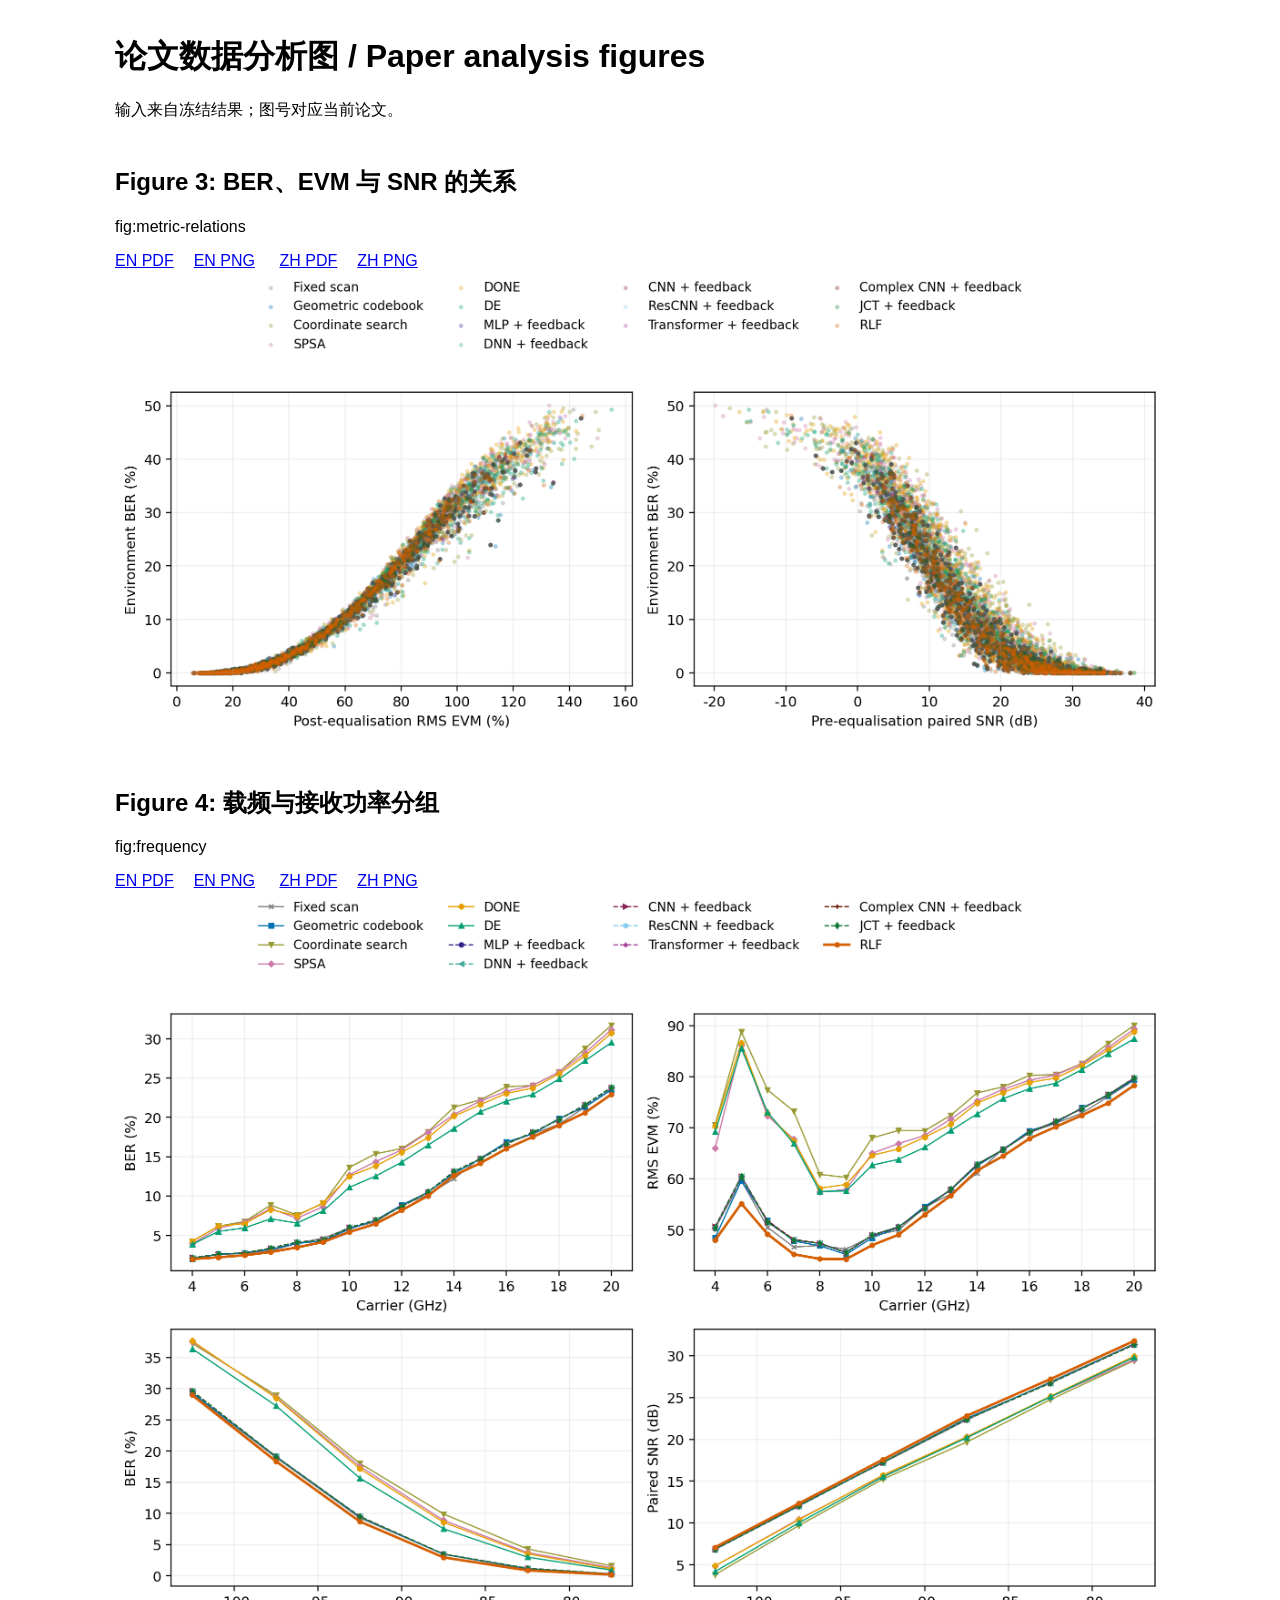
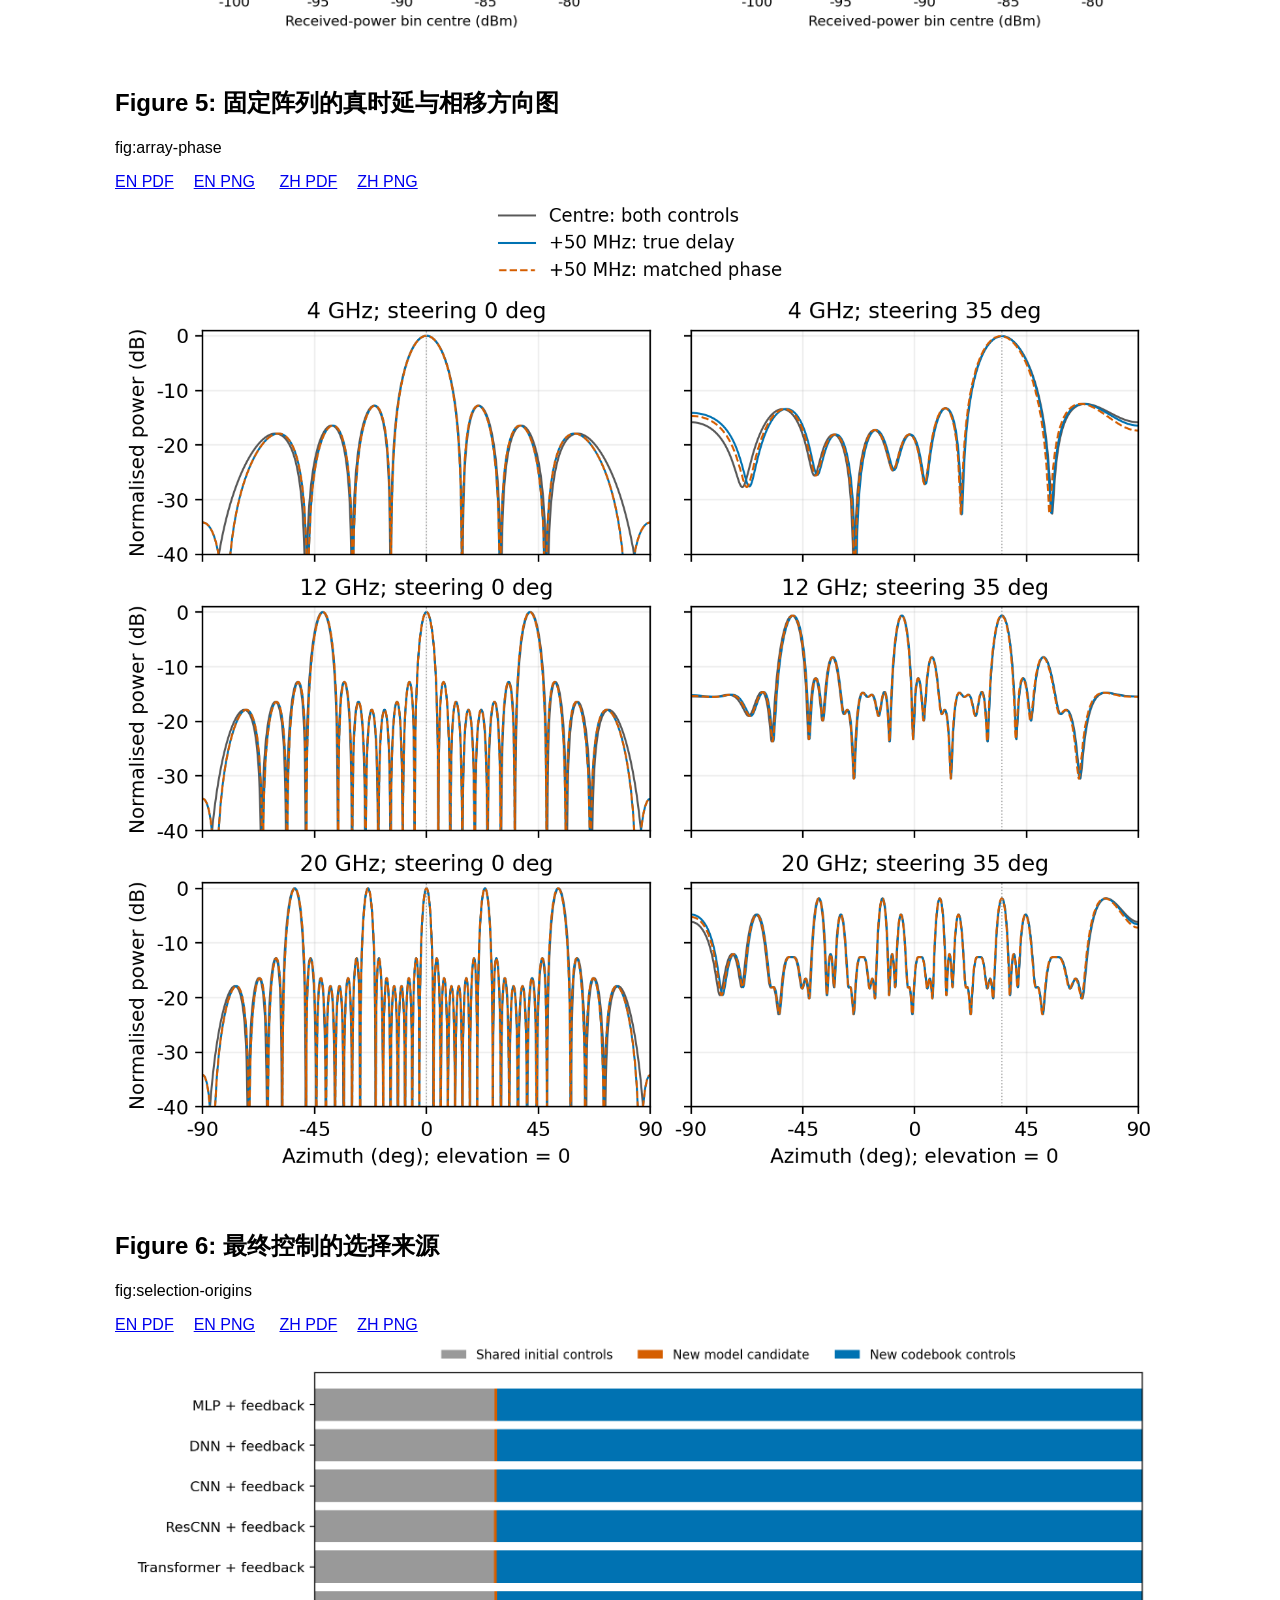
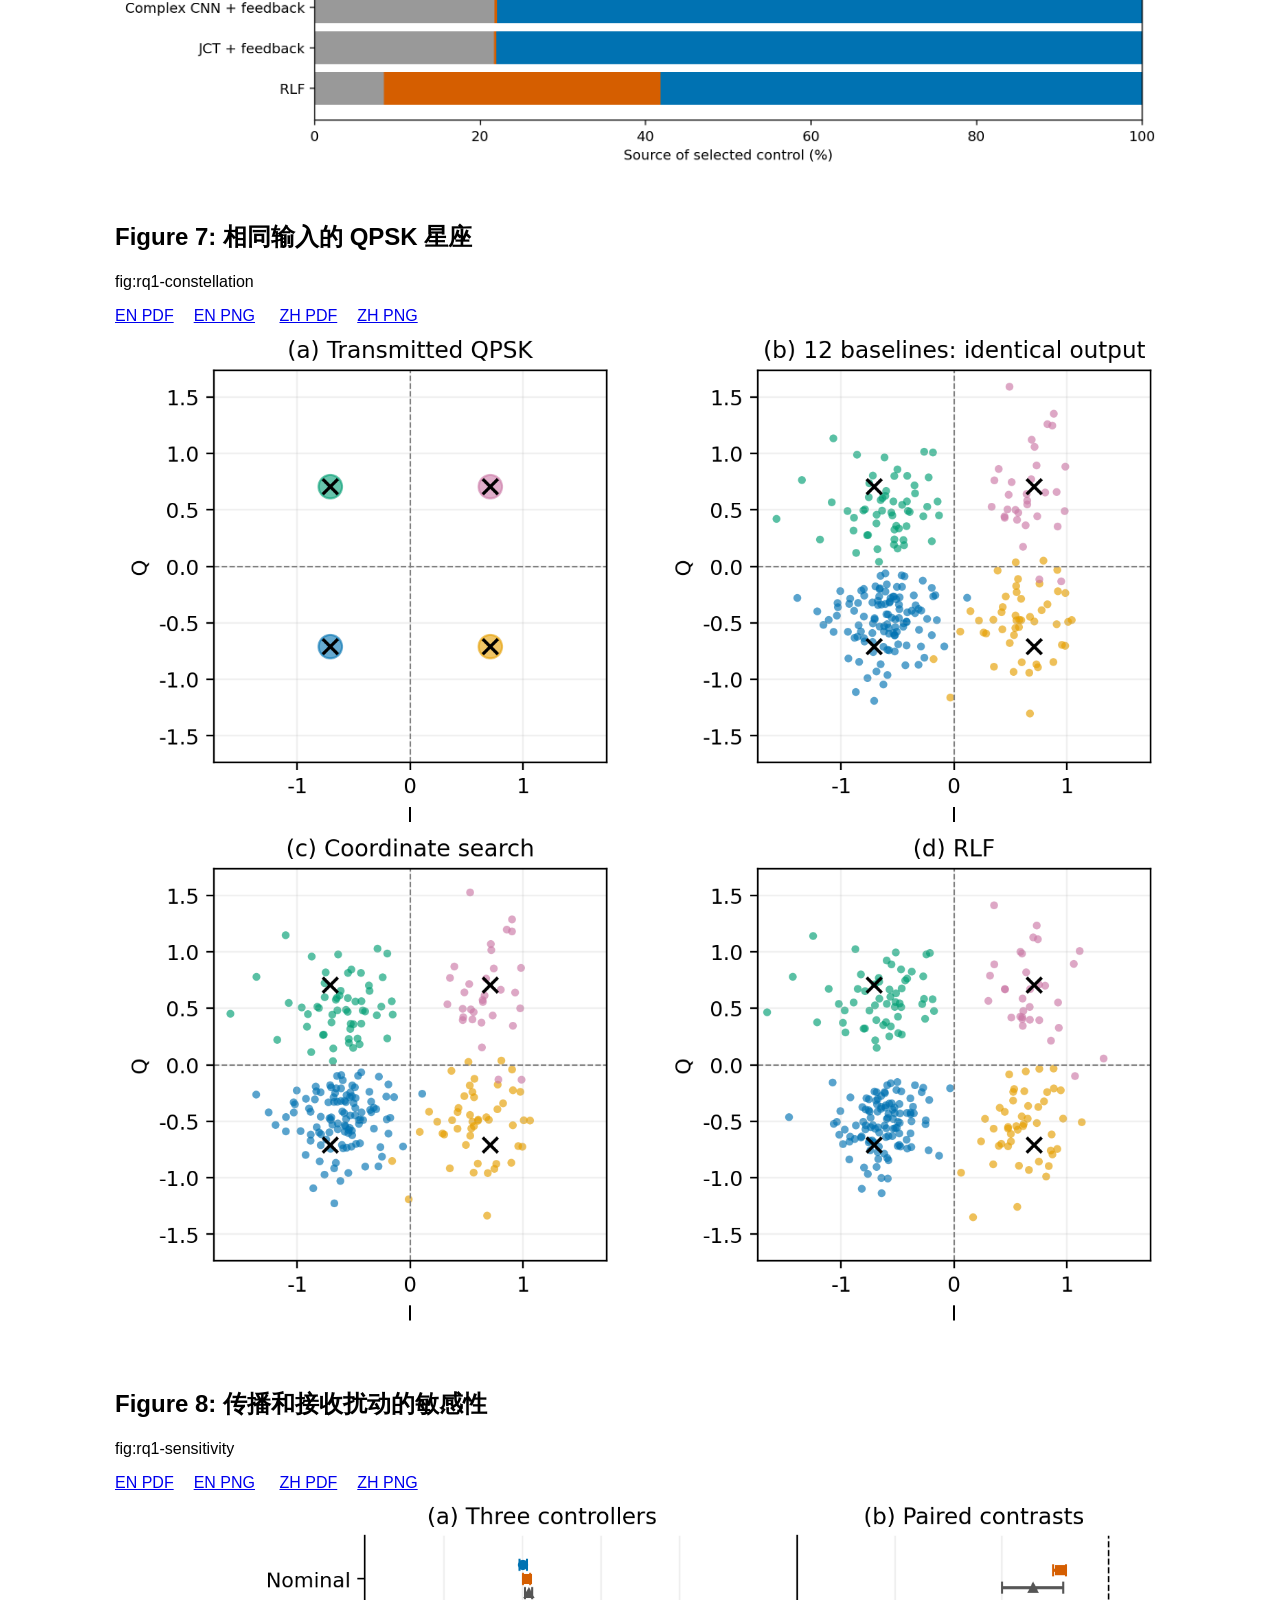
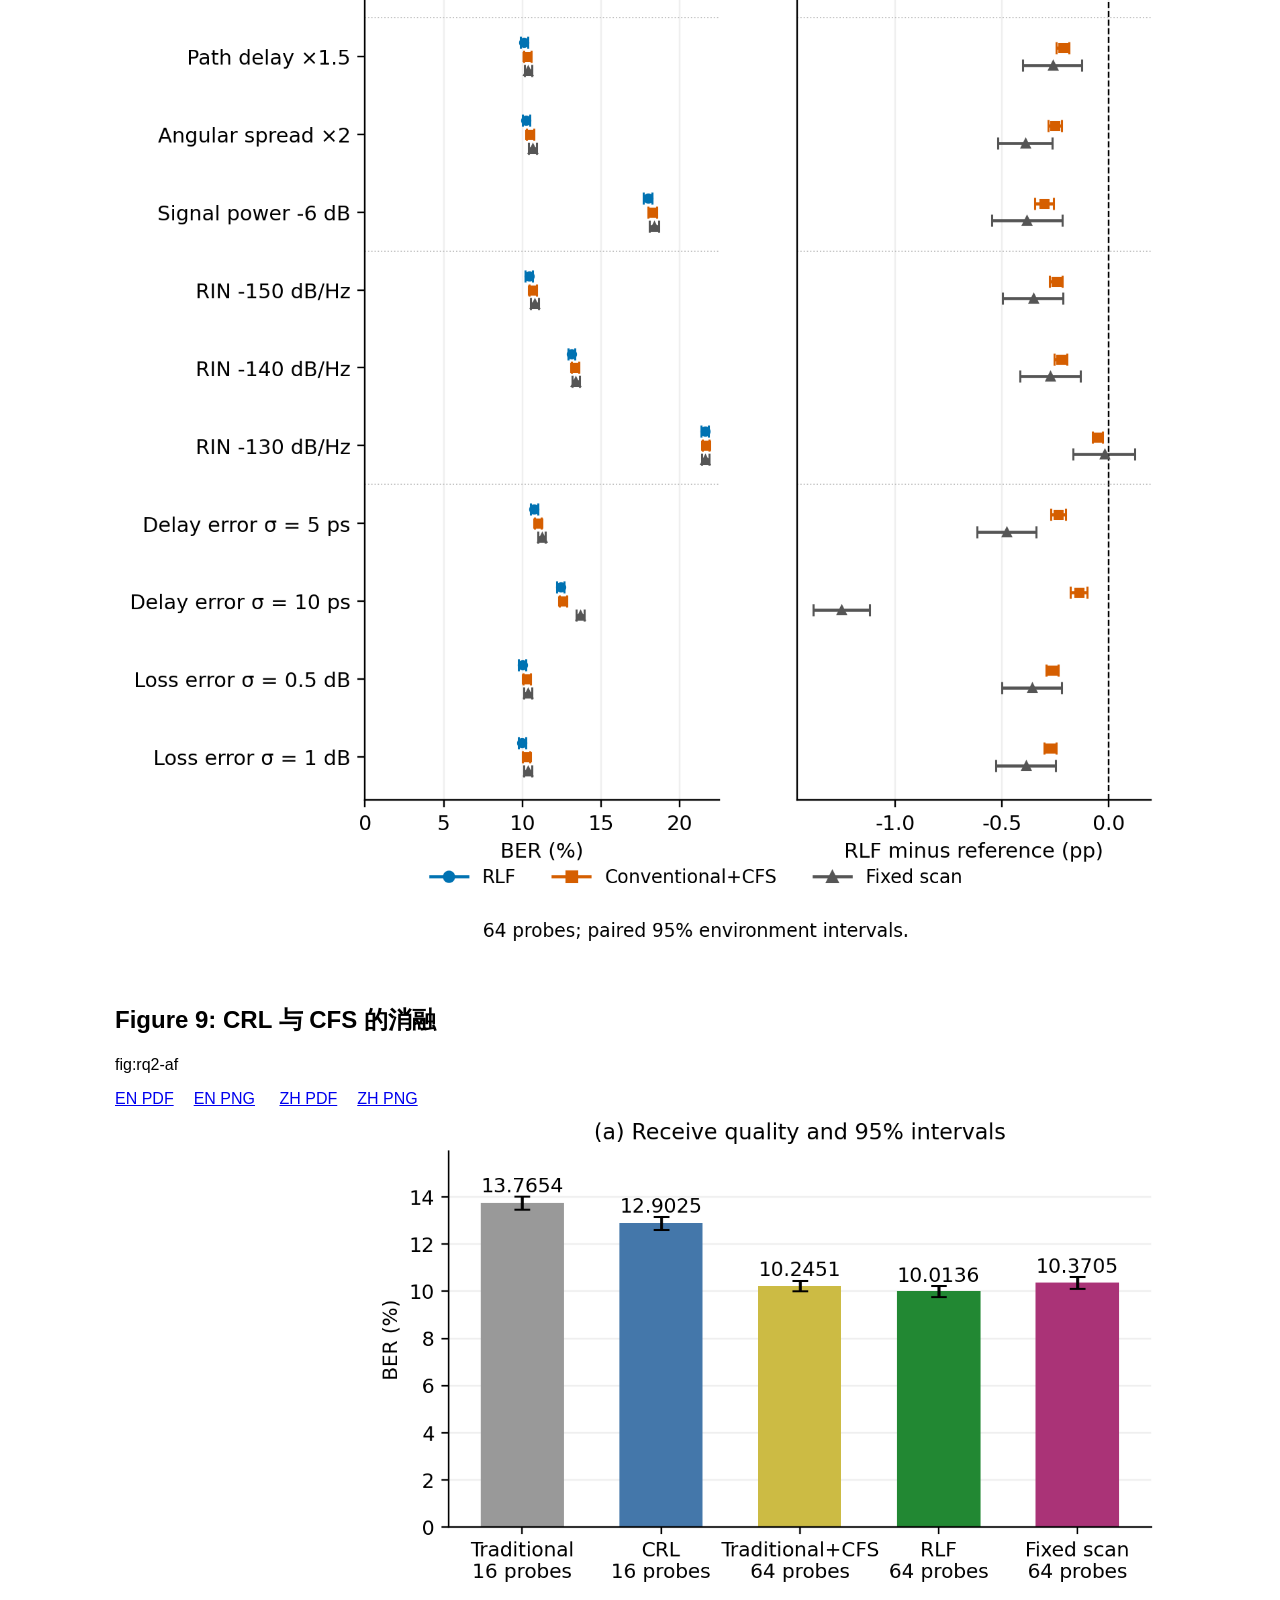
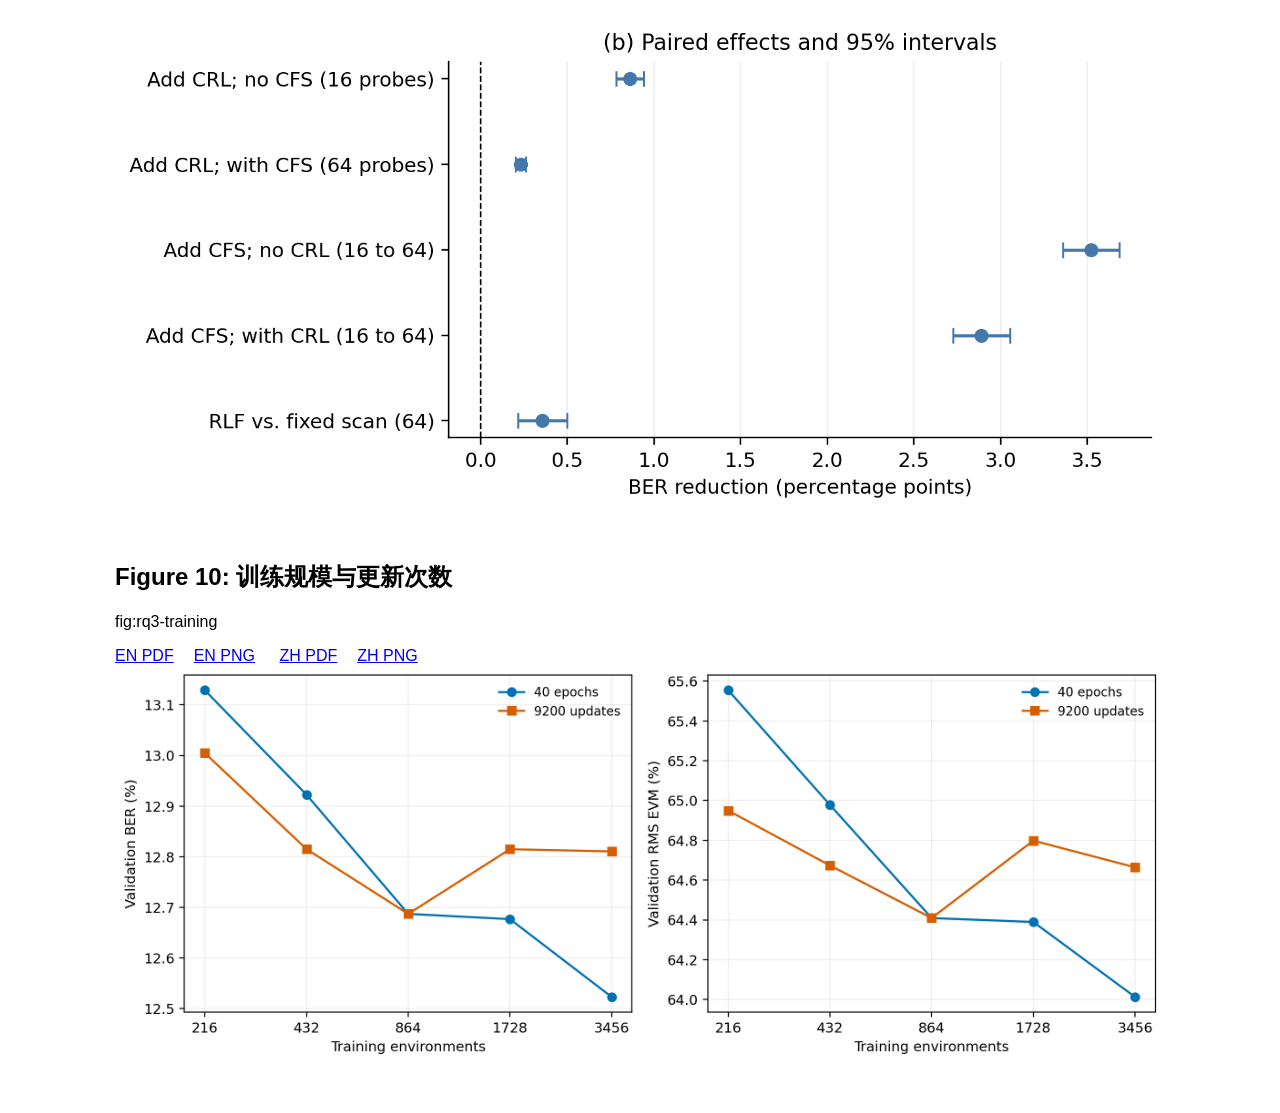
<file: source_codes/Paper_Figures_Generation/generated/index.html>
<!doctype html><meta charset="utf-8"><title>Paper analysis figures</title>
<style>body{font:16px sans-serif;max-width:1050px;margin:35px auto}img{width:100%}section{margin:45px 0}a{margin-right:20px}</style>
<h1>论文数据分析图 / Paper analysis figures</h1><p>输入来自冻结结果；图号对应当前论文。</p>
<section><h2>Figure 3: BER、EVM 与 SNR 的关系</h2><p>fig:metric-relations</p>
<a href="en/rq1_metric_relations_all13_64.pdf">EN PDF</a><a href="en/rq1_metric_relations_all13_64.png">EN PNG</a>
<a href="zh/rq1_metric_relations_all13_64.pdf">ZH PDF</a><a href="zh/rq1_metric_relations_all13_64.png">ZH PNG</a>
<img src="en/rq1_metric_relations_all13_64.png" alt="Figure 3"></section>
<section><h2>Figure 4: 载频与接收功率分组</h2><p>fig:frequency</p>
<a href="en/rq1_quality_profiles_all13_64.pdf">EN PDF</a><a href="en/rq1_quality_profiles_all13_64.png">EN PNG</a>
<a href="zh/rq1_quality_profiles_all13_64.pdf">ZH PDF</a><a href="zh/rq1_quality_profiles_all13_64.png">ZH PNG</a>
<img src="en/rq1_quality_profiles_all13_64.png" alt="Figure 4"></section>
<section><h2>Figure 5: 固定阵列的真时延与相移方向图</h2><p>fig:array-phase</p>
<a href="en/array_ttd_phase.pdf">EN PDF</a><a href="en/array_ttd_phase.png">EN PNG</a>
<a href="zh/array_ttd_phase.pdf">ZH PDF</a><a href="zh/array_ttd_phase.png">ZH PNG</a>
<img src="en/array_ttd_phase.png" alt="Figure 5"></section>
<section><h2>Figure 6: 最终控制的选择来源</h2><p>fig:selection-origins</p>
<a href="en/rq1_selection_origins_64.pdf">EN PDF</a><a href="en/rq1_selection_origins_64.png">EN PNG</a>
<a href="zh/rq1_selection_origins_64.pdf">ZH PDF</a><a href="zh/rq1_selection_origins_64.png">ZH PNG</a>
<img src="en/rq1_selection_origins_64.png" alt="Figure 6"></section>
<section><h2>Figure 7: 相同输入的 QPSK 星座</h2><p>fig:rq1-constellation</p>
<a href="en/rq1_constellation_all13_12_64.pdf">EN PDF</a><a href="en/rq1_constellation_all13_12_64.png">EN PNG</a>
<a href="zh/rq1_constellation_all13_12_64.pdf">ZH PDF</a><a href="zh/rq1_constellation_all13_12_64.png">ZH PNG</a>
<img src="en/rq1_constellation_all13_12_64.png" alt="Figure 7"></section>
<section><h2>Figure 8: 传播和接收扰动的敏感性</h2><p>fig:rq1-sensitivity</p>
<a href="en/rq1_sensitivity.pdf">EN PDF</a><a href="en/rq1_sensitivity.png">EN PNG</a>
<a href="zh/rq1_sensitivity.pdf">ZH PDF</a><a href="zh/rq1_sensitivity.png">ZH PNG</a>
<img src="en/rq1_sensitivity.png" alt="Figure 8"></section>
<section><h2>Figure 9: CRL 与 CFS 的消融</h2><p>fig:rq2-af</p>
<a href="en/rq2_af_ablation.pdf">EN PDF</a><a href="en/rq2_af_ablation.png">EN PNG</a>
<a href="zh/rq2_af_ablation.pdf">ZH PDF</a><a href="zh/rq2_af_ablation.png">ZH PNG</a>
<img src="en/rq2_af_ablation.png" alt="Figure 9"></section>
<section><h2>Figure 10: 训练规模与更新次数</h2><p>fig:rq3-training</p>
<a href="en/rq3_training_quality.pdf">EN PDF</a><a href="en/rq3_training_quality.png">EN PNG</a>
<a href="zh/rq3_training_quality.pdf">ZH PDF</a><a href="zh/rq3_training_quality.png">ZH PNG</a>
<img src="en/rq3_training_quality.png" alt="Figure 10"></section>
</file>
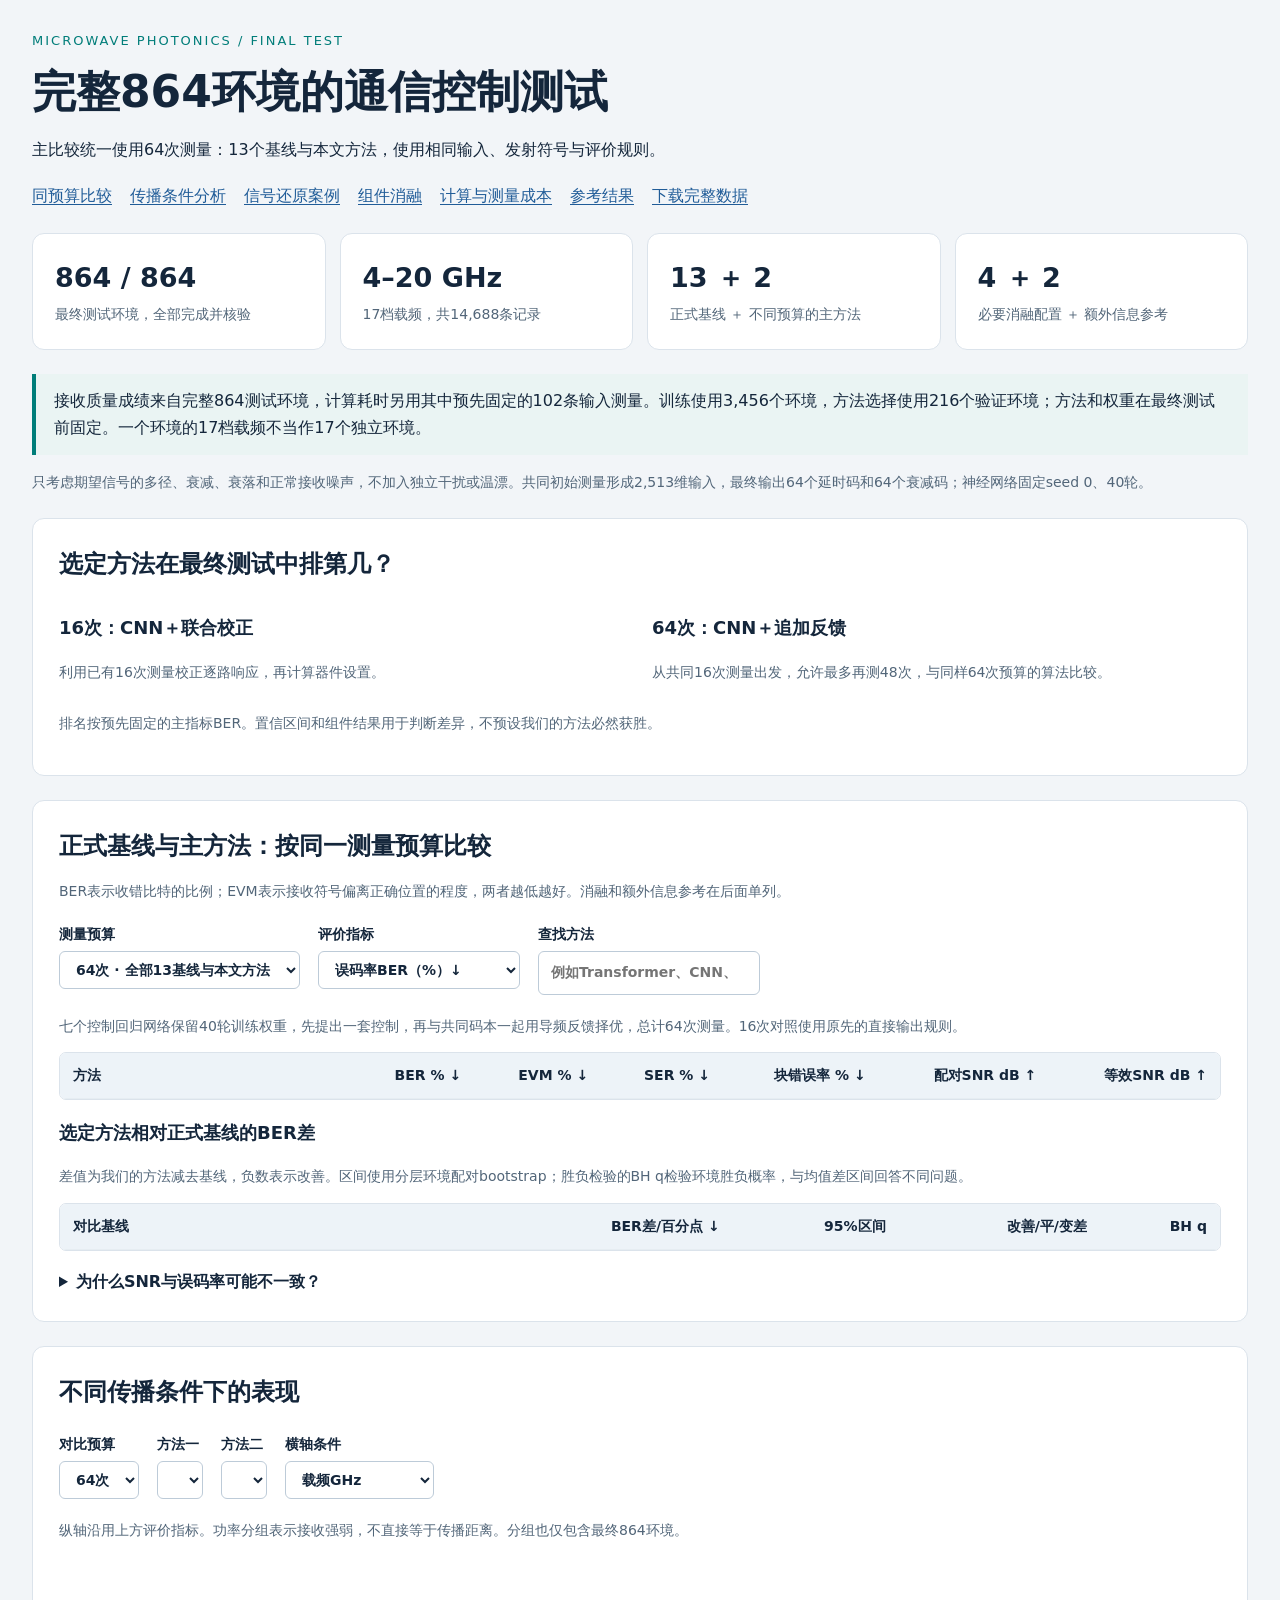
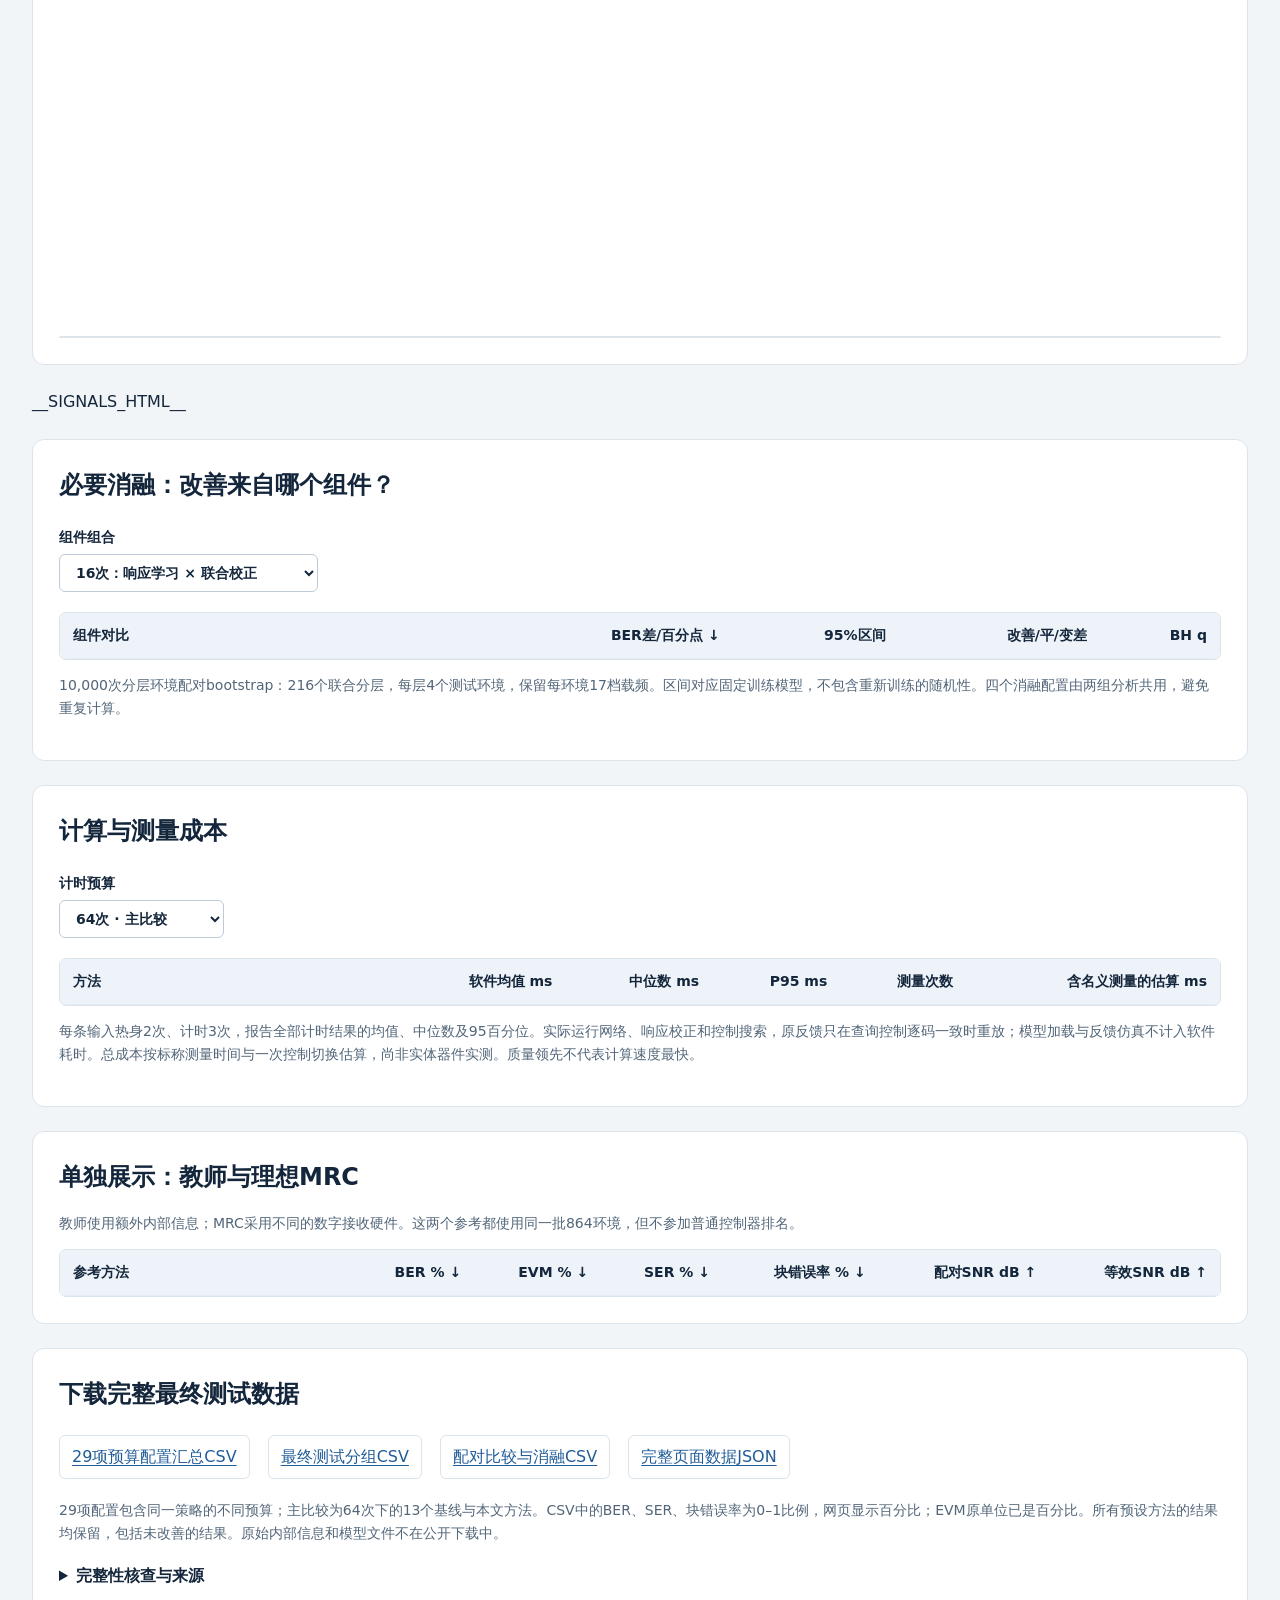
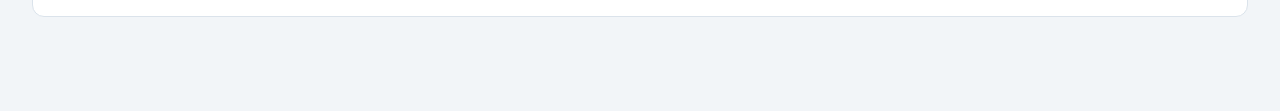
<file: source_codes/results_site_3456/final_template.html>
<!doctype html>
<html lang="zh-CN"><head><meta charset="utf-8"><meta name="viewport" content="width=device-width,initial-scale=1"><title>完整864环境测试 · 微波光子通信控制</title>
<style>
:root{--ink:#14263b;--muted:#526679;--line:#dbe3eb;--blue:#2268af;--teal:#007d79;--amber:#b86517}*{box-sizing:border-box}body{margin:0;background:#f2f5f8;color:var(--ink);font:16px/1.65 system-ui,-apple-system,"PingFang SC",sans-serif}main{max-width:1280px;margin:auto;padding:30px 32px 70px}h1{font-size:clamp(28px,4vw,44px);line-height:1.3;margin:12px 0}h2{font-size:24px;margin:0 0 10px}h3{font-size:18px}a{color:#205c98;text-underline-offset:3px}nav,.downloads,.controls{display:flex;gap:18px;flex-wrap:wrap;margin:20px 0}.eyebrow{font-size:13px;letter-spacing:2px;color:var(--teal)}.cards{display:grid;grid-template-columns:repeat(4,1fr);gap:14px;margin:24px 0}.card,.panel{background:white;border:1px solid var(--line);border-radius:12px;padding:22px}.card strong{display:block;font-size:27px}.card span,.note{font-size:14px;color:var(--muted)}.panel{margin:24px 0;padding:26px}.grid{display:grid;grid-template-columns:1fr 1fr;gap:24px}.notice{padding:14px 18px;background:#eaf4f3;border-left:4px solid var(--teal)}label{display:flex;flex-direction:column;font-size:14px;font-weight:600;gap:5px}select,input,button{font:inherit;color:var(--ink);background:#fff;border:1px solid #bdcbd8;padding:9px 12px;border-radius:6px;max-width:100%}button{cursor:pointer}select:focus,input:focus,button:focus,a:focus{outline:3px solid #69b7c7;outline-offset:2px}.row{display:grid;grid-template-columns:minmax(150px,310px) 1fr 86px;gap:12px;align-items:center;margin:13px 0;font-size:14px}.track{height:17px;background:#eef3f7;position:relative;overflow:hidden}.fill{background:var(--blue);position:absolute;height:100%}.num{text-align:right;font-variant-numeric:tabular-nums}.tablewrap{overflow:auto;border:1px solid var(--line);border-radius:7px}table{border-collapse:collapse;width:100%;min-width:700px;font-size:14px}th,td{text-align:right;padding:11px 13px;border-bottom:1px solid #e6edf2;white-space:nowrap}th:first-child,td:first-child{text-align:left;white-space:normal;min-width:220px}th{background:#edf3f8}td small{display:block;font-size:11px;color:var(--muted)}svg{width:100%;height:auto}svg text{font:13px system-ui;fill:var(--muted)}.legend{display:flex;gap:22px;flex-wrap:wrap;font-size:14px}.good{color:var(--teal)}.bad{color:var(--amber)}.error{background:#fff0ef;color:#92201a;padding:18px}.downloads a{border:1px solid var(--line);padding:8px 12px;border-radius:6px}details{margin-top:18px}summary{cursor:pointer;font-weight:600}@media(max-width:760px){main{padding:20px 16px 45px}.cards{grid-template-columns:1fr 1fr}.panel{padding:18px}.grid{grid-template-columns:1fr}.row{grid-template-columns:minmax(120px,45%) 1fr 70px;gap:8px;font-size:12px}.controls>label{width:100%}}
</style></head><body><main>
<header><div class="eyebrow">MICROWAVE PHOTONICS / FINAL TEST</div><h1>完整864环境的通信控制测试</h1><p>主比较统一使用64次测量：13个基线与本文方法，使用相同输入、发射符号与评价规则。</p>
<nav><a href="#ranking">同预算比较</a><a href="#conditions">传播条件分析</a><a href="#signals">信号还原案例</a><a href="#ablation">组件消融</a><a href="#timing">计算与测量成本</a><a href="#references">参考结果</a><a href="#downloads">下载完整数据</a></nav>
<div class="cards"><div class="card"><strong>864 / 864</strong><span>最终测试环境，全部完成并核验</span></div><div class="card"><strong>4–20 GHz</strong><span>17档载频，共14,688条记录</span></div><div class="card"><strong>13 ＋ 2</strong><span>正式基线 ＋ 不同预算的主方法</span></div><div class="card"><strong>4 ＋ 2</strong><span>必要消融配置 ＋ 额外信息参考</span></div></div>
<p class="notice">接收质量成绩来自完整864测试环境，计算耗时另用其中预先固定的102条输入测量。训练使用3,456个环境，方法选择使用216个验证环境；方法和权重在最终测试前固定。一个环境的17档载频不当作17个独立环境。</p>
<p class="note">只考虑期望信号的多径、衰减、衰落和正常接收噪声，不加入独立干扰或温漂。共同初始测量形成2,513维输入，最终输出64个延时码和64个衰减码；神经网络固定seed 0、40轮。</p></header>
<section class="panel"><h2>选定方法在最终测试中排第几？</h2><div class="grid"><div><h3>16次：CNN＋联合校正</h3><p id="finding16"></p><p class="note">利用已有16次测量校正逐路响应，再计算器件设置。</p></div><div><h3>64次：CNN＋追加反馈</h3><p id="finding64"></p><p class="note">从共同16次测量出发，允许最多再测48次，与同样64次预算的算法比较。</p></div></div><p class="note">排名按预先固定的主指标BER。置信区间和组件结果用于判断差异，不预设我们的方法必然获胜。</p></section>
<section class="panel" id="ranking"><h2>正式基线与主方法：按同一测量预算比较</h2><p class="note">BER表示收错比特的比例；EVM表示接收符号偏离正确位置的程度，两者越低越好。消融和额外信息参考在后面单列。</p>
<div class="controls"><label>测量预算<select id="budget"><option value="64">64次 · 全部13基线与本文方法</option><option value="16">16次 · 超参数对照</option></select></label><label>评价指标<select id="metric"><option value="ber">误码率BER（%）↓</option><option value="rms_evm_percent">星座误差EVM（%）↓</option><option value="ser">符号错误率（%）↓</option><option value="block_error_rate">数据块错误率（%）↓</option><option value="paired_output_snr_db">配对输出SNR（dB）↑</option><option value="effective_snr_db">EVM等效SNR（dB）↑</option></select></label><label>查找方法<input id="search" type="search" placeholder="例如Transformer、CNN、SPSA"></label></div><p class="note">七个控制回归网络保留40轮训练权重，先提出一套控制，再与共同码本一起用导频反馈择优，总计64次测量。16次对照使用原先的直接输出规则。</p><p id="ranknote" class="note"></p><div id="bars" aria-label="同预算方法比较柱状图"></div>
<div class="tablewrap"><table><thead><tr><th>方法</th><th>BER % ↓</th><th>EVM % ↓</th><th>SER % ↓</th><th>块错误率 % ↓</th><th>配对SNR dB ↑</th><th>等效SNR dB ↑</th></tr></thead><tbody id="results"></tbody></table></div>
<h3>选定方法相对正式基线的BER差</h3><p class="note">差值为我们的方法减去基线，负数表示改善。区间使用分层环境配对bootstrap；胜负检验的BH q检验环境胜负概率，与均值差区间回答不同问题。</p><div class="tablewrap"><table><thead><tr><th>对比基线</th><th>BER差/百分点 ↓</th><th>95%区间</th><th>改善/平/变差</th><th>BH q</th></tr></thead><tbody id="pairs"></tbody></table></div>
<details><summary>为什么SNR与误码率可能不一致？</summary><p>配对SNR衡量信号与噪声功率关系；多径和波形失真仍可能使判决出错，因此结合BER与EVM看质量。这里先累加信号功率和噪声功率，再取比值和dB。EVM由平均NMSE开方得到；等效SNR是同一残差的另一种表示，不是独立证据。</p></details></section>
<section class="panel" id="conditions"><h2>不同传播条件下的表现</h2><div class="controls"><label>对比预算<select id="groupBudget"><option value="64">64次</option><option value="16">16次</option></select></label><label>方法一<select id="methodA"></select></label><label>方法二<select id="methodB"></select></label><label>横轴条件<select id="group"><option value="carrier_ghz">载频GHz</option><option value="rays">路径数量</option><option value="max_delay_ns">最大多径时延ns</option><option value="angular_std_deg">角扩展度</option><option value="power_bin">接收功率分组</option></select></label></div><p class="note">纵轴沿用上方评价指标。功率分组表示接收强弱，不直接等于传播距离。分组也仅包含最终864环境。</p><div id="legend" class="legend"></div><svg id="groupchart" viewBox="0 0 1000 320" role="img" aria-label="传播条件分组折线图"></svg><div class="tablewrap"><table><thead id="grouphead"></thead><tbody id="groupbody"></tbody></table></div></section>
__SIGNALS_HTML__
<section class="panel" id="ablation"><h2>必要消融：改善来自哪个组件？</h2><div class="controls"><label>组件组合<select id="variant"><option value="joint">16次：响应学习 × 联合校正</option><option value="feedback">16→64次：响应学习 × 追加反馈</option></select></label></div><p id="componentMeaning"></p><div id="ablationbars"></div><p id="ablationtext"></p><div class="tablewrap"><table><thead><tr><th>组件对比</th><th>BER差/百分点 ↓</th><th>95%区间</th><th>改善/平/变差</th><th>BH q</th></tr></thead><tbody id="effects"></tbody></table></div><p class="note">10,000次分层环境配对bootstrap：216个联合分层，每层4个测试环境，保留每环境17档载频。区间对应固定训练模型，不包含重新训练的随机性。四个消融配置由两组分析共用，避免重复计算。</p></section>
<section class="panel" id="timing"><h2>计算与测量成本</h2><p id="timingScope" class="note"></p><div class="controls"><label>计时预算<select id="timingBudget"><option value="64">64次 · 主比较</option><option value="16">16次 · 超参数对照</option></select></label></div><p id="timingFinding"></p><div class="tablewrap"><table><thead><tr><th>方法</th><th>软件均值 ms</th><th>中位数 ms</th><th>P95 ms</th><th>测量次数</th><th>含名义测量的估算 ms</th></tr></thead><tbody id="timingRows"></tbody></table></div><p class="note">每条输入热身2次、计时3次，报告全部计时结果的均值、中位数及95百分位。实际运行网络、响应校正和控制搜索，原反馈只在查询控制逐码一致时重放；模型加载与反馈仿真不计入软件耗时。总成本按标称测量时间与一次控制切换估算，尚非实体器件实测。质量领先不代表计算速度最快。</p></section>
<section class="panel" id="references"><h2>单独展示：教师与理想MRC</h2><p class="note">教师使用额外内部信息；MRC采用不同的数字接收硬件。这两个参考都使用同一批864环境，但不参加普通控制器排名。</p><div class="tablewrap"><table><thead><tr><th>参考方法</th><th>BER % ↓</th><th>EVM % ↓</th><th>SER % ↓</th><th>块错误率 % ↓</th><th>配对SNR dB ↑</th><th>等效SNR dB ↑</th></tr></thead><tbody id="referenceRows"></tbody></table></div></section>
<section class="panel" id="downloads"><h2>下载完整最终测试数据</h2><div class="downloads"><a href="/results-20261001.csv">29项预算配置汇总CSV</a><a href="/groups-20261001.csv">最终测试分组CSV</a><a href="/comparisons-20261001.csv">配对比较与消融CSV</a><a href="/results-20261001.json">完整页面数据JSON</a></div><p class="note">29项配置包含同一策略的不同预算；主比较为64次下的13个基线与本文方法。CSV中的BER、SER、块错误率为0–1比例，网页显示百分比；EVM原单位已是百分比。所有预设方法的结果均保留，包括未改善的结果。原始内部信息和模型文件不在公开下载中。</p><details><summary>完整性核查与来源</summary><p id="provenance" class="note"></p></details></section><footer id="updated" class="note"></footer>
</main><script id="data" type="application/json">__RESULTS_JSON__</script><script>
'use strict';
const D=JSON.parse(document.getElementById('data').textContent),$=id=>document.getElementById(id);
const esc=x=>String(x).replace(/[&<>"']/g,c=>({'&':'&amp;','<':'&lt;','>':'&gt;','"':'&quot;',"'":'&#39;'}[c]));
const M=Object.fromEntries(D.methods.map(r=>[r.method,r])),G=D.group_rows.map(row=>Object.fromEntries(D.group_keys.map((k,i)=>[k,row[i]])));
const S={ber:['误码率BER','%',100,false],rms_evm_percent:['星座误差EVM','%',1,false],ser:['符号错误率','%',100,false],block_error_rate:['块错误率','%',100,false],paired_output_snr_db:['配对输出SNR','dB',1,true],effective_snr_db:['EVM等效SNR','dB',1,true]};
const fmt=(v,k='ber',digits=4)=>v===null||v===undefined?'—':(v*S[k][2]).toFixed(digits);
const peers=b=>D.methods.filter(r=>['baseline','primary'].includes(r.role)&&r.measurement_budget===Number(b));
const table=rows=>rows.map(r=>`<tr><td>${esc(r.label)}<small>${esc(r.method)}</small></td>${Object.keys(S).map(k=>`<td>${fmt(r[k],k)}</td>`).join('')}</tr>`).join('');
const effect=(r,label)=>`<tr><td>${esc(label)}</td><td class="${r.estimate<0?'good':'bad'}">${(100*r.estimate).toFixed(4)}</td><td>[${r.ci95.map(x=>(100*x).toFixed(4)).join(', ')}]</td><td>${r.wins}/${r.ties}/${r.losses}</td><td>${r.sign_test_bh_q.toPrecision(4)}</td></tr>`;
function timing(){const t=D.timing;if(!t){$('timingScope').textContent='正式计时尚未完成。';return;}const b=Number($('timingBudget').value),names=new Set(peers(b).map(r=>r.method)),rows=t.rows.filter(r=>names.has(r.method)).sort((a,z)=>a.mean_software_ms-z.mean_software_ms),own=rows.find(r=>r.method===(b===64?'cnn_warm64':'cnn__joint_full_noise'));
 $('timingScope').textContent='来自最终测试集6个功率分组各自编号最小的环境，覆盖全部17载频，共102条输入；不是864环境的全量耗时。GPU：'+t.gpu+'，CPU单线程；每个方法前后检查5秒背景CPU占用不超过60%，GPU无其他计算进程。';
 $('timingRows').innerHTML=rows.map(r=>`<tr><td>${esc(M[r.method].label)}</td><td>${r.mean_software_ms.toFixed(3)}</td><td>${r.median_software_ms.toFixed(3)}</td><td>${r.p95_software_ms.toFixed(3)}</td><td>${r.measurement_budget}</td><td>${r.estimated_mean_total_ms.toFixed(3)}</td></tr>`).join('');
 $('timingFinding').textContent='本方法软件均值 '+own.mean_software_ms.toFixed(3)+' ms；本组最快为'+M[rows[0].method].label+'（'+rows[0].mean_software_ms.toFixed(3)+' ms）。';}
function rank(){const k=$('metric').value,b=$('budget').value,find=$('search').value.toLowerCase(),rows=peers(b).filter(r=>(r.label+' '+r.method).toLowerCase().includes(find)).sort((a,z)=>(a[k]-z[k])*(S[k][3]?-1:1));
 const vals=rows.map(r=>r[k]*S[k][2]),lo=Math.min(0,...vals),hi=Math.max(1,...vals),span=hi-lo;
 $('ranknote').textContent=b+'次测量，共'+rows.length+'项；'+S[k][0]+(S[k][3]?'越高越好。':'越低越好。');
 $('bars').innerHTML=rows.map(r=>{const v=r[k]*S[k][2];return `<div class="row"><span>${esc(r.label)}</span><div class="track"><div class="fill" style="left:${(Math.min(0,v)-lo)/span*100}%;width:${Math.abs(v)/span*100}%"></div></div><b class="num">${fmt(r[k],k,2)} ${S[k][1]}</b></div>`;}).join('');$('results').innerHTML=table(rows);
 $('pairs').innerHTML=D.comparisons.filter(r=>r.family==='same_budget_'+b&&r.metric==='ber').map(r=>{const other=Object.keys(r.terms).find(n=>r.terms[n]===-1);return effect(r,M[other].label);}).join('');drawGroup();}
function groupOptions(){const b=$('groupBudget').value,rows=D.methods.filter(r=>r.measurement_budget===Number(b));for(const id of ['methodA','methodB'])$(id).innerHTML=rows.map(r=>`<option value="${r.method}">${esc(r.label)}</option>`).join('');$('methodA').value=b==='16'?'cnn__joint_full_noise':'cnn_warm64';$('methodB').value=b==='16'?'covariance_response':'initial_select64';drawGroup();}
function drawGroup(){const k=$('metric').value,g=$('group').value,a=$('methodA').value,b=$('methodB').value;if(!a||!b)return;const get=n=>G.filter(r=>r.method===n&&r.group===g).sort((x,y)=>x.value-y.value),aa=get(a),bb=get(b);const vals=aa.concat(bb).map(r=>r[k]*S[k][2]),lo=Math.min(0,...vals),hi=Math.max(1,...vals)*1.08,x=i=>70+i*870/Math.max(1,aa.length-1),y=v=>265-(v-lo)/(hi-lo)*220;
 $('legend').innerHTML=`<span style="color:#2268af">● ${esc(M[a].label)}</span><span style="color:#b86517">● ${esc(M[b].label)}</span>`;let svg=`<text x="16" y="22">${esc(S[k][0])}（${S[k][1]}）</text>`;
 for(let i=0;i<=4;i++){const v=lo+(hi-lo)*i/4;svg+=`<line x1="70" y1="${y(v)}" x2="950" y2="${y(v)}" stroke="#dce5ed"/><text x="58" y="${y(v)+4}" text-anchor="end">${v.toFixed(1)}</text>`;}
 aa.forEach((r,i)=>svg+=`<text x="${x(i)}" y="290" text-anchor="middle">${esc(r.value)}</text>`);for(const [rows,color] of [[aa,'#2268af'],[bb,'#b86517']]){svg+=`<polyline points="${rows.map((r,i)=>x(i)+','+y(r[k]*S[k][2])).join(' ')}" fill="none" stroke="${color}" stroke-width="2.5"/>`;rows.forEach((r,i)=>svg+=`<circle cx="${x(i)}" cy="${y(r[k]*S[k][2])}" r="4" fill="${color}"><title>${esc(M[r.method].label)} ${esc(r.value)}：${fmt(r[k],k)}</title></circle>`);}
 $('groupchart').innerHTML=svg;$('grouphead').innerHTML=`<tr><th>条件</th><th>环境数</th><th>${esc(M[a].label)}</th><th>${esc(M[b].label)}</th></tr>`;$('groupbody').innerHTML=aa.map((r,i)=>`<tr><td>${r.value}</td><td>${r.environments}</td><td>${fmt(r[k],k)}</td><td>${fmt(bb[i][k],k)}</td></tr>`).join('');}
function ablation(){const v=$('variant').value,feedback=v==='feedback',a0='covariance_response',a1='complex_response_cnn',b0=feedback?'covariance_warm64':'covariance__joint_full_noise',b1=feedback?'cnn_warm64':'cnn__joint_full_noise';const list=[[a0,'传统响应估计'],[a1,'仅A：CNN响应估计'],[b0,feedback?'传统估计＋反馈':'仅B：传统估计＋联合校正'],[b1,feedback?'A＋反馈（关闭B）':'A＋B：完整方法']],max=Math.max(...list.map(([n])=>M[n].ber),.01)*1.1;
 $('componentMeaning').textContent=feedback?'本组是反馈策略对照：比较16次直接输出与64次追加反馈，两边均关闭联合校正B。它同时改变测量数量和选择规则；反馈不另称为B或第三个组件。':'A为CNN响应学习，B为联合校正。四个配置都使用相同16次测量，检查两个组件分别和组合的作用。';
 $('ablationbars').innerHTML=list.map(([n,label])=>`<div class="row"><span>${label}</span><div class="track"><div class="fill" style="left:0;width:${M[n].ber/max*100}%"></div></div><b class="num">${fmt(M[n].ber)}%</b></div>`).join('');
 $('ablationtext').textContent=feedback?'反馈对照的数值与配对区间见下表；A/B组件消融请切换至16次联合校正组。':'A单独'+(M[a1].ber<M[a0].ber?'改善':'未改善')+'；B单独'+(M[b0].ber<M[a0].ber?'改善':'未改善')+'；完整方法相对仅A'+(M[b1].ber<M[a1].ber?'改善':'未改善')+'，相对仅B'+(M[b1].ber<M[b0].ber?'改善':'未改善')+'。';
 const labels=feedback?{A_only:'响应学习 − 传统估计（16次）',B_only:'追加反馈 − 直接输出（传统估计）',remove_A:'响应学习 − 传统估计（64次）',remove_B:'追加反馈 − 直接输出（响应学习）',interaction:'响应学习与反馈策略的交互差值'}:{A_only:'仅A − 无A无B',B_only:'仅B − 无A无B',remove_A:'完整方法 − 去掉A',remove_B:'完整方法 − 去掉B',interaction:'两个组件的交互差值'};$('effects').innerHTML=Object.entries(labels).map(([id,label])=>effect(D.comparisons.find(r=>r.id===v+'_'+id&&r.metric==='ber'),label)).join('');}
try{if(!D.final_confirmation||D.evaluation_split!=='test'||D.evaluation_environments!==864||D.methods.length!==29)throw Error('本页仅接收完整864测试结果');
 for(const [budget,own] of [[16,'cnn__joint_full_noise'],[64,'cnn_warm64']]){const rows=peers(budget).sort((a,b)=>a.ber-b.ber);$('finding'+budget).innerHTML=`我们的方法BER为<b>${fmt(M[own].ber)}%</b>，同预算${rows.length}项主比较中排名${rows.findIndex(r=>r.method===own)+1}。最低为${esc(rows[0].label)}（${fmt(rows[0].ber)}%）。`;}
 $('referenceRows').innerHTML=table(D.methods.filter(r=>r.role==='reference'));
 $('provenance').textContent='已核查'+D.method_cases.toLocaleString()+'个方法案例。两轮均覆盖864个环境及17档载频；重复的6个64次方法逐项一致后仅计一次。原始记录SHA-256：'+D.audits.map(a=>a.records_sha256).join('；')+'。';
 $('updated').textContent='完整测试结果发布快照 · '+new Date(D.generated_at).toLocaleString('zh-CN',{timeZone:'Asia/Shanghai',hour12:false})+'（北京时间）。';
 for(const id of ['budget','metric'])$(id).addEventListener('change',rank);$('search').addEventListener('input',rank);$('groupBudget').addEventListener('change',groupOptions);for(const id of ['methodA','methodB','group'])$(id).addEventListener('change',drawGroup);$('variant').addEventListener('change',ablation);$('timingBudget').addEventListener('change',timing);groupOptions();rank();ablation();timing();
}catch(e){const p=document.createElement('p');p.className='error';p.textContent='页面计算失败，请查看下载数据：'+e.message;document.querySelector('header').append(p);console.error(e);}
</script></body></html>
</file>
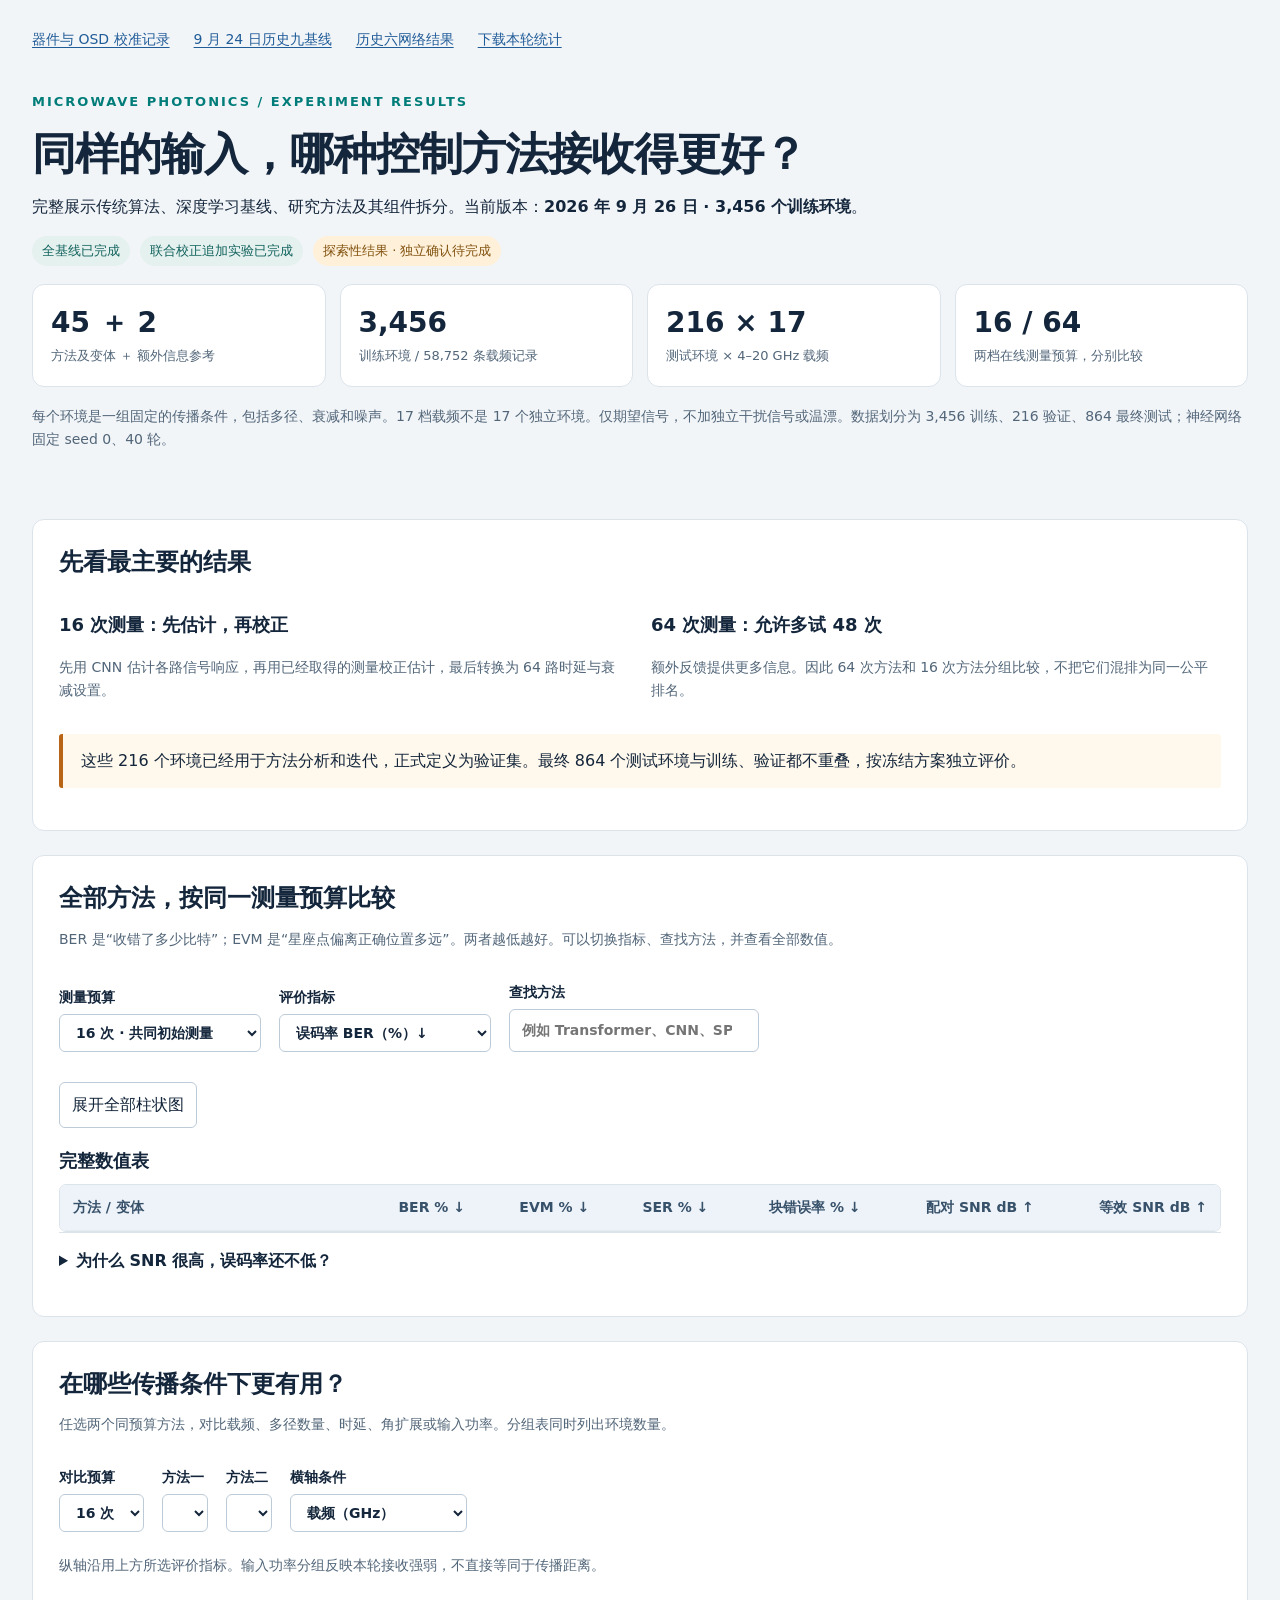
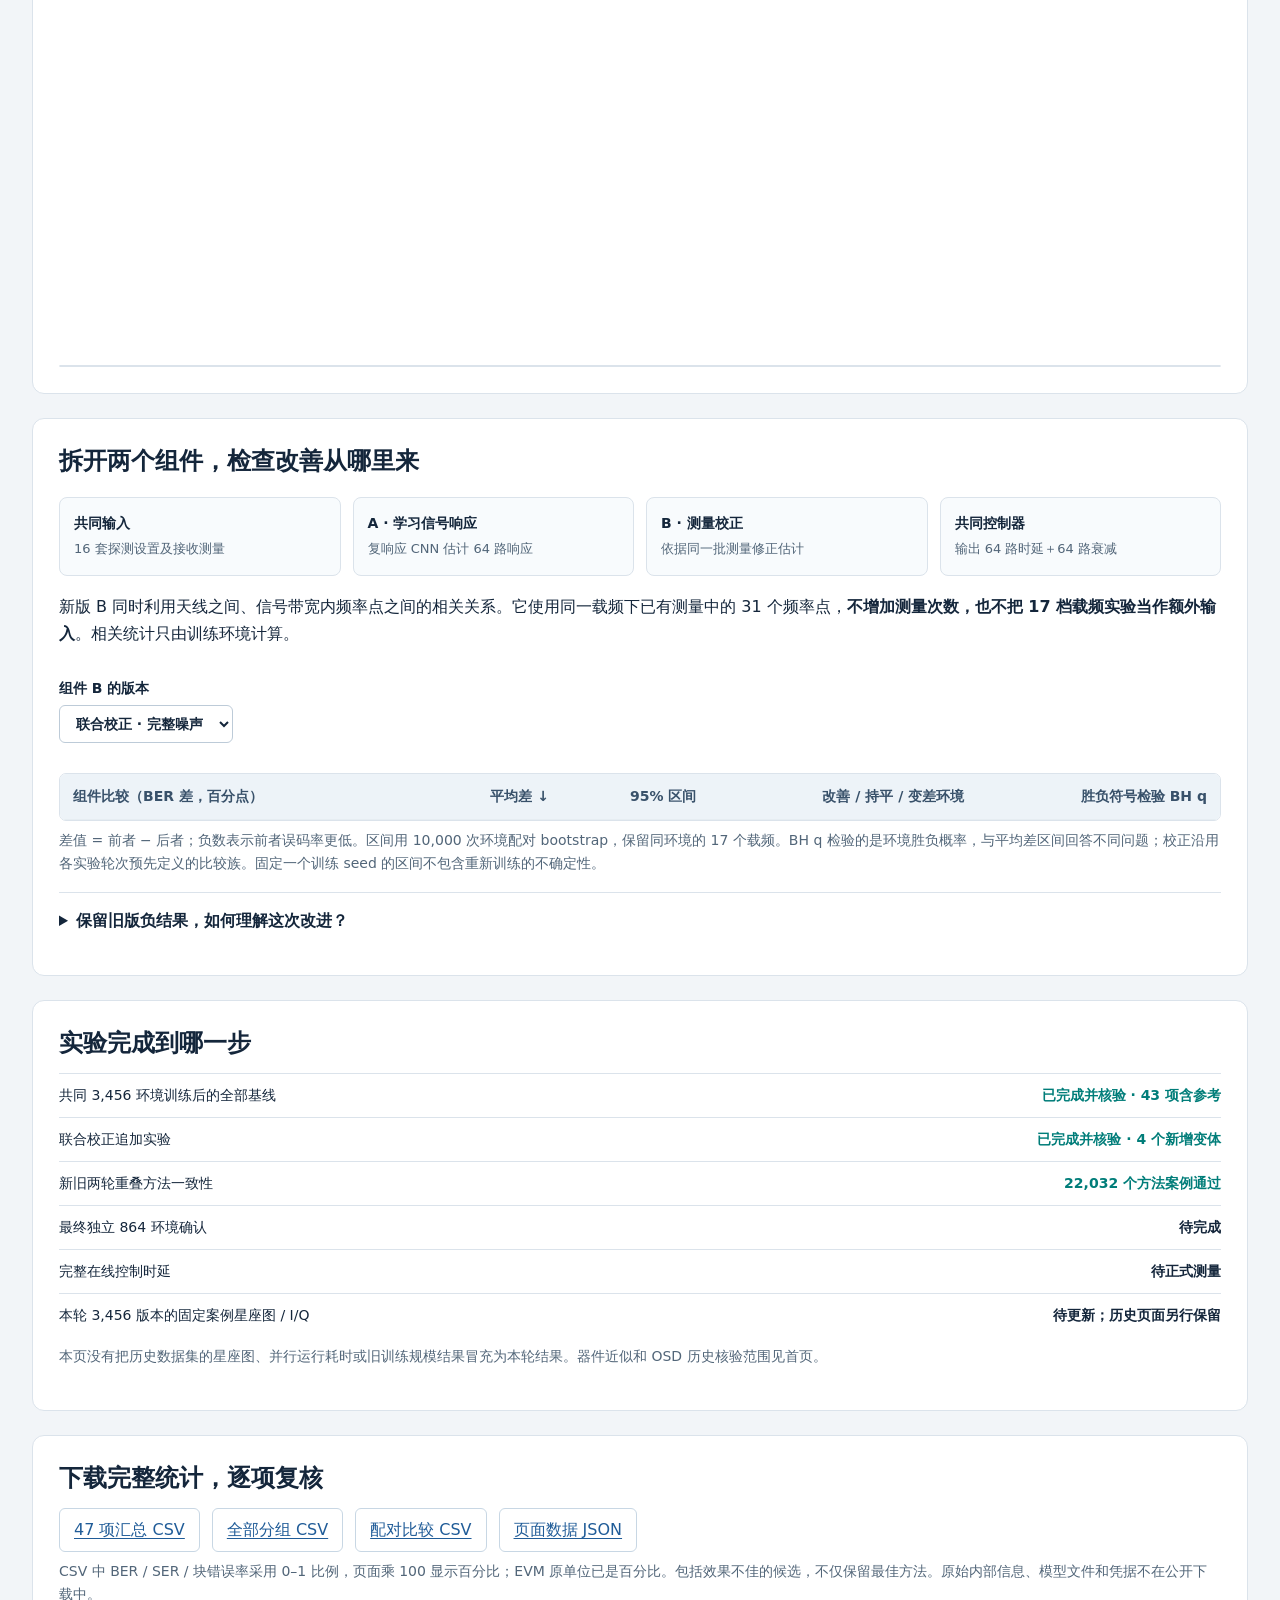
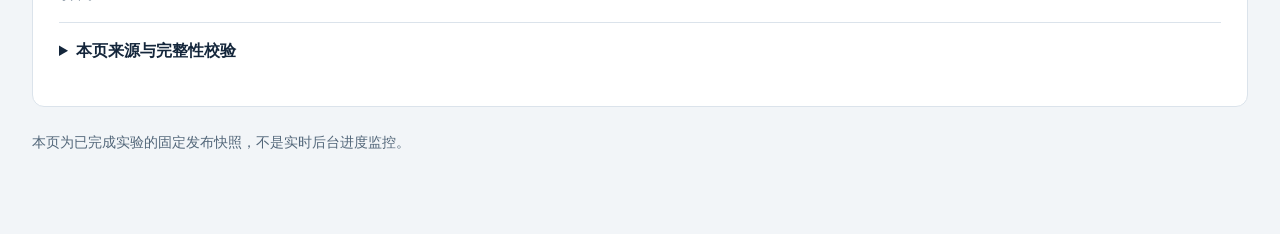
<file: source_codes/results_site_3456/template.html>
<!doctype html>
<html lang="zh-CN"><head><meta charset="utf-8"><meta name="viewport" content="width=device-width, initial-scale=1">
<title>完整基线与组件实验 · 微波光子研究 · 2026-09-26</title>
<style>
:root{color-scheme:light;--ink:#14263b;--muted:#526679;--line:#dbe3eb;--blue:#2268af;--teal:#007d79;--amber:#b86517;--paper:#f2f5f8}*{box-sizing:border-box}body{margin:0;background:var(--paper);color:var(--ink);font:16px/1.65 system-ui,-apple-system,"PingFang SC",sans-serif}a{color:#205c98;text-underline-offset:3px}main{max-width:1280px;margin:auto;padding:28px 32px 80px}nav{display:flex;gap:24px;flex-wrap:wrap;font-size:14px;margin-bottom:32px}header{padding:8px 0 28px}h1{font-size:clamp(28px,4vw,44px);line-height:1.3;letter-spacing:-1px;margin:12px 0}h2{font-size:24px;line-height:1.4;margin:0 0 12px}h3{font-size:18px;margin:18px 0 8px}p{margin:8px 0 16px}.eyebrow{font-size:13px;letter-spacing:2px;color:var(--teal);font-weight:700}.muted,.note{color:var(--muted);font-size:14px}.tag{background:#e5f1ee;color:#12635e;padding:4px 10px;border-radius:20px;font-size:13px;display:inline-block}.tag.warn{background:#fff0d9;color:#80510e}.cards{display:grid;grid-template-columns:repeat(4,1fr);gap:14px;margin:18px 0}.stat,.panel{background:white;border:1px solid var(--line);border-radius:12px}.stat{padding:18px}.stat strong{display:block;font-size:28px;line-height:1.4}.stat span{font-size:13px;color:var(--muted)}.panel{padding:26px;margin:24px 0}.notice{border-left:4px solid var(--amber);padding:14px 18px;background:#fff8ec;border-radius:3px;margin:16px 0}.controls{display:flex;gap:18px;flex-wrap:wrap;align-items:end;padding:14px 0}label{font-size:14px;font-weight:600;display:flex;flex-direction:column;gap:5px}select,input,button{font:inherit;padding:9px 12px;border:1px solid #bdcbd8;border-radius:6px;background:#fff;color:var(--ink);max-width:100%}input{width:250px}button{cursor:pointer}select:focus,input:focus,button:focus,a:focus{outline:3px solid #69b7c7;outline-offset:2px}.grid2{display:grid;grid-template-columns:1fr 1fr;gap:22px}.rankrow{display:grid;grid-template-columns:minmax(190px,320px) 1fr 86px;gap:12px;align-items:center;font-size:14px;margin:12px 0}.rankrow .label{line-height:1.4}.track{background:#eef3f7;border-radius:3px;height:17px;overflow:hidden}.fill{background:var(--blue);height:100%;min-width:2px;border-radius:3px}.rankrow:first-child .fill{background:var(--teal)}.value{font-variant-numeric:tabular-nums;text-align:right}.tablewrap{overflow:auto;border:1px solid var(--line);border-radius:7px}table{border-collapse:collapse;min-width:760px;width:100%;font-size:14px}th,td{text-align:right;padding:11px 13px;border-bottom:1px solid #e6edf2;white-space:nowrap}th:first-child,td:first-child{text-align:left;white-space:normal;min-width:230px}th{background:#edf3f8;color:#38516a}tbody tr:last-child td{border-bottom:0}tbody tr:hover{background:#f6fafc}td small{display:block;color:var(--muted);font-size:11px;overflow-wrap:anywhere}svg{width:100%;height:auto;display:block}svg text{font-family:inherit;font-size:13px;fill:var(--muted)}.legend{display:flex;gap:24px;font-size:14px;flex-wrap:wrap}.legend span:before{content:"";display:inline-block;width:24px;height:3px;background:var(--blue);vertical-align:middle;margin-right:8px}.legend span+span:before{background:var(--amber)}.flow{display:grid;grid-template-columns:repeat(4,1fr);gap:12px;margin:18px 0}.flow div{border:1px solid var(--line);padding:14px;border-radius:8px;background:#f8fbfd}.flow b{display:block;font-size:14px}.flow span{font-size:13px;color:var(--muted)}details{border-top:1px solid var(--line);padding:15px 0}summary{cursor:pointer;font-weight:600}.downloads{display:flex;gap:12px;flex-wrap:wrap}.downloads a{border:1px solid #c8d7e4;padding:8px 14px;border-radius:6px;background:white}.statusline{display:flex;justify-content:space-between;gap:20px;border-top:1px solid var(--line);padding:10px 0;font-size:14px}.error{background:#fff0ef;color:#92201a;padding:20px}.compact{font-size:14px}.keys{display:flex;gap:10px;flex-wrap:wrap}.keys a{font-size:14px}.resulttext{color:#145d65;font-weight:600}.good{color:var(--teal)}.bad{color:#a85014}@media(max-width:760px){main{padding:20px 16px 48px}.panel{padding:18px}.cards{grid-template-columns:1fr 1fr}.grid2{grid-template-columns:1fr}.flow{grid-template-columns:1fr 1fr}.rankrow{grid-template-columns:minmax(120px,45%) 1fr 70px;font-size:12px;gap:8px}.controls>label{width:100%}.controls select,.controls input{width:100%}nav{gap:12px;margin-bottom:20px}.statusline{flex-direction:column;gap:2px}}
</style></head><body><main>
<nav><a href="/">器件与 OSD 校准记录</a><a href="/baselines-20260924.html">9 月 24 日历史九基线</a><a href="/deep/">历史六网络结果</a><a href="#downloads">下载本轮统计</a></nav>
<header><div class="eyebrow">MICROWAVE PHOTONICS / EXPERIMENT RESULTS</div><h1>同样的输入，哪种控制方法接收得更好？</h1>
<p>完整展示传统算法、深度学习基线、研究方法及其组件拆分。当前版本：<b>2026 年 9 月 26 日 · 3,456 个训练环境</b>。</p>
<div class="keys"><span class="tag">全基线已完成</span><span class="tag">联合校正追加实验已完成</span><span class="tag warn">探索性结果 · 独立确认待完成</span></div>
<div class="cards"><div class="stat"><strong>45 ＋ 2</strong><span>方法及变体 ＋ 额外信息参考</span></div><div class="stat"><strong>3,456</strong><span>训练环境 / 58,752 条载频记录</span></div><div class="stat"><strong>216 × 17</strong><span>测试环境 × 4–20 GHz 载频</span></div><div class="stat"><strong>16 / 64</strong><span>两档在线测量预算，分别比较</span></div></div>
<p class="note">每个环境是一组固定的传播条件，包括多径、衰减和噪声。17 档载频不是 17 个独立环境。仅期望信号，不加独立干扰信号或温漂。数据划分为 3,456 训练、216 验证、864 最终测试；神经网络固定 seed 0、40 轮。</p>
</header>
<section class="panel"><h2>先看最主要的结果</h2><div class="grid2"><div><h3>16 次测量：先估计，再校正</h3><p id="finding16"></p><p class="note">先用 CNN 估计各路信号响应，再用已经取得的测量校正估计，最后转换为 64 路时延与衰减设置。</p></div><div><h3>64 次测量：允许多试 48 次</h3><p id="finding64"></p><p class="note">额外反馈提供更多信息。因此 64 次方法和 16 次方法分组比较，不把它们混排为同一公平排名。</p></div></div>
<p class="notice" id="splitnotice">这些 216 个环境已经用于方法分析和迭代，正式定义为验证集。最终 864 个测试环境与训练、验证都不重叠，按冻结方案独立评价。</p></section>
<section class="panel" id="ranking"><h2>全部方法，按同一测量预算比较</h2><p class="muted">BER 是“收错了多少比特”；EVM 是“星座点偏离正确位置多远”。两者越低越好。可以切换指标、查找方法，并查看全部数值。</p>
<div class="controls"><label>测量预算<select id="budget"><option value="16">16 次 · 共同初始测量</option><option value="64">64 次 · 含追加反馈</option><option value="0">0 次 · 固定设置</option><option value="ref">额外信息参考 · 单独展示</option></select></label><label>评价指标<select id="metric"><option value="ber">误码率 BER（%）↓</option><option value="rms_evm_percent">星座误差 EVM（%）↓</option><option value="ser">符号错误率 SER（%）↓</option><option value="block_error_rate">数据块错误率（%）↓</option><option value="paired_output_snr_db">配对输出 SNR（dB）↑</option><option value="effective_snr_db">EVM 等效 SNR（dB）↑</option></select></label><label>查找方法<input id="search" type="search" placeholder="例如 Transformer、CNN、SPSA"></label></div>
<p id="ranknote" class="note" aria-live="polite"></p><div id="bars" aria-label="方法排名柱状图"></div><button id="expand" type="button">展开全部柱状图</button>
<h3>完整数值表</h3><div class="tablewrap"><table><thead><tr><th>方法 / 变体</th><th>BER % ↓</th><th>EVM % ↓</th><th>SER % ↓</th><th>块错误率 % ↓</th><th>配对 SNR dB ↑</th><th>等效 SNR dB ↑</th></tr></thead><tbody id="results"></tbody></table></div>
<details><summary>为什么 SNR 很高，误码率还不低？</summary><p>配对输出 SNR 只比较配对仿真中信号与噪声的功率关系。多径、波形失真或均衡后的残差，仍可能使星座点落错位置。所以先看 BER，再结合 EVM、波形和 SNR，不能只凭 SNR 判断通信是否可靠。</p><p>EVM 等效 SNR = −10 log₁₀(平均归一化均方误差)，与 EVM 是同一残差的两种表示，不是额外独立证据。表内配对 SNR 由累加信号功率除以累加噪声功率后取 dB；EVM 由平均 NMSE 开方计算。MRC 的配对光子链路 SNR 不适用，显示“—”。</p></details></section>
<section class="panel"><h2>在哪些传播条件下更有用？</h2><p class="muted">任选两个同预算方法，对比载频、多径数量、时延、角扩展或输入功率。分组表同时列出环境数量。</p>
<div class="controls"><label>对比预算<select id="groupBudget"><option value="16">16 次</option><option value="64">64 次</option><option value="0">0 次</option></select></label><label>方法一<select id="methodA"></select></label><label>方法二<select id="methodB"></select></label><label>横轴条件<select id="group"><option value="carrier_ghz">载频（GHz）</option><option value="rays">传播路径数量</option><option value="max_delay_ns">最大多径时延（ns）</option><option value="angular_std_deg">角扩展（°）</option><option value="power_bin">输入功率分组</option></select></label></div>
<p class="note">纵轴沿用上方所选评价指标。输入功率分组反映本轮接收强弱，不直接等同于传播距离。</p><div class="legend" id="legend"></div><svg id="groupchart" viewBox="0 0 1000 320" role="img" aria-label="传播条件分组比较折线图"></svg><div class="tablewrap"><table><thead id="grouphead"></thead><tbody id="groupbody"></tbody></table></div></section>
<section class="panel" id="ablation"><h2>拆开两个组件，检查改善从哪里来</h2><div class="flow"><div><b>共同输入</b><span>16 套探测设置及接收测量</span></div><div><b>A · 学习信号响应</b><span>复响应 CNN 估计 64 路响应</span></div><div><b>B · 测量校正</b><span>依据同一批测量修正估计</span></div><div><b>共同控制器</b><span>输出 64 路时延＋64 路衰减</span></div></div>
<p>新版 B 同时利用天线之间、信号带宽内频率点之间的相关关系。它使用同一载频下已有测量中的 31 个频率点，<b>不增加测量次数，也不把 17 档载频实验当作额外输入</b>。相关统计只由训练环境计算。</p>
<div class="controls"><label>组件 B 的版本<select id="variant"><option value="joint_full_noise">联合校正 · 完整噪声</option><option value="joint_block_noise">联合校正 · 分块噪声</option><option value="spatial">旧版空间校正</option></select></label></div><div id="ablationbars"></div><p id="ablationtext" class="resulttext"></p>
<div class="tablewrap"><table><thead><tr><th>组件比较（BER 差，百分点）</th><th>平均差 ↓</th><th>95% 区间</th><th>改善 / 持平 / 变差环境</th><th>胜负符号检验 BH q</th></tr></thead><tbody id="effects"></tbody></table></div>
<p class="note">差值 = 前者 − 后者；负数表示前者误码率更低。区间用 10,000 次环境配对 bootstrap，保留同环境的 17 个载频。BH q 检验的是环境胜负概率，与平均差区间回答不同问题；校正沿用各实验轮次预先定义的比较族。固定一个训练 seed 的区间不包含重新训练的不确定性。</p>
<details><summary>保留旧版负结果，如何理解这次改进？</summary><p>旧版只做空间校正：单独加在传统估计上，BER 从 13.5442% 升到 13.6214%，表现变差；配合 CNN 才改善。新版联合校正：传统估计加完整噪声版本后为 13.3584%，加在 CNN 后为 12.0745%。这次两个组件各自都有平均收益，但仍要完成独立环境验证。</p><p>完整噪声与分块噪声两种新版的 BER 非常接近（12.0745% 与 12.0777%），EVM 则分块版略低。页面并列展示，不把这个微小 BER 差距写成全面优越。</p></details></section>
<section class="panel"><h2>实验完成到哪一步</h2><div class="statusline"><span>共同 3,456 环境训练后的全部基线</span><b class="good">已完成并核验 · 43 项含参考</b></div><div class="statusline"><span>联合校正追加实验</span><b class="good">已完成并核验 · 4 个新增变体</b></div><div class="statusline"><span>新旧两轮重叠方法一致性</span><b class="good">22,032 个方法案例通过</b></div><div class="statusline"><span>最终独立 864 环境确认</span><b>待完成</b></div><div class="statusline"><span>完整在线控制时延</span><b>待正式测量</b></div><div class="statusline"><span>本轮 3,456 版本的固定案例星座图 / I/Q</span><b>待更新；历史页面另行保留</b></div><p class="note">本页没有把历史数据集的星座图、并行运行耗时或旧训练规模结果冒充为本轮结果。器件近似和 OSD 历史核验范围见首页。</p></section>
<section class="panel" id="downloads"><h2>下载完整统计，逐项复核</h2><div class="downloads"><a href="/results-20260926.csv">47 项汇总 CSV</a><a href="/groups-20260926.csv">全部分组 CSV</a><a href="/comparisons-20260926.csv">配对比较 CSV</a><a href="/results-20260926.json">页面数据 JSON</a></div><p class="note">CSV 中 BER / SER / 块错误率采用 0–1 比例，页面乘 100 显示百分比；EVM 原单位已是百分比。包括效果不佳的候选，不仅保留最佳方法。原始内部信息、模型文件和凭据不在公开下载中。</p><details><summary>本页来源与完整性校验</summary><div id="provenance" class="compact"></div></details></section>
<footer class="note">本页为已完成实验的固定发布快照，不是实时后台进度监控。<span id="updated"></span></footer>
</main><script id="data" type="application/json">__RESULTS_JSON__</script><script>
'use strict';
const D=JSON.parse(document.getElementById('data').textContent), $=id=>document.getElementById(id);
D.groups=D.group_rows.map(row=>Object.fromEntries(D.group_keys.map((key,i)=>[key,row[i]])));
const names=Object.fromEntries(D.methods.map(r=>[r.method,r.label])), byId=Object.fromEntries(D.methods.map(r=>[r.method,r]));
const specs={ber:['误码率 BER','%',100,false],rms_evm_percent:['星座误差 EVM','%',1,false],ser:['符号错误率 SER','%',100,false],block_error_rate:['数据块错误率','%',100,false],paired_output_snr_db:['配对输出 SNR','dB',1,true],effective_snr_db:['EVM 等效 SNR','dB',1,true]};
let expanded=false;
const esc=x=>String(x).replace(/[&<>"']/g,c=>({'&':'&amp;','<':'&lt;','>':'&gt;','"':'&quot;',"'":'&#39;'}[c]));
const fmt=(v,k='ber',digits=4)=>v===null||v===undefined?'—':(v*specs[k][2]).toFixed(digits);
const subset=b=>D.methods.filter(r=>b==='ref'?r.reference:!r.reference&&r.measurement_budget===Number(b)&&(!D.final_confirmation||r.role!=='ablation'));
function rank(){const key=$('metric').value, b=$('budget').value, search=$('search').value.toLowerCase();const rows=subset(b).filter(r=>(r.label+' '+r.method).toLowerCase().includes(search)).sort((a,z)=>a[key]===null?1:z[key]===null?-1:(a[key]-z[key])*(specs[key][3]?-1:1));
 $('ranknote').textContent=(b==='ref'?'参考方法使用额外信息或不同硬件，不参与普通方法排名。':'本组均为 '+b+' 次测量预算。')+' 共 '+rows.length+' 项；'+specs[key][0]+(specs[key][3]?'越高越好。':'越低越好。');
 const show=expanded?rows:rows.slice(0,10), vals=rows.filter(r=>r[key]!==null).map(r=>r[key]*specs[key][2]), max=Math.max(1,...vals), min=Math.min(0,...vals), span=max-min;
 $('bars').innerHTML=show.map(r=>{const v=r[key]===null?0:r[key]*specs[key][2];return `<div class="rankrow"><span class="label">${esc(r.label)}</span><div class="track" style="position:relative"><div class="fill" style="position:absolute;left:${(Math.min(0,v)-min)/span*100}%;width:${Math.abs(v)/span*100}%;${r[key]===null?'display:none;':''}"></div><span style="position:absolute;left:${-min/span*100}%;border-left:1px solid #8194a4;height:100%"></span></div><span class="value">${fmt(r[key],key,2)} ${specs[key][1]}</span></div>`;}).join('')||'<p>没有匹配的方法。</p>';
 $('expand').hidden=rows.length<=10;$('expand').textContent=expanded?'收起为前 10 项':'展开全部 '+rows.length+' 项柱状图';
 $('results').innerHTML=rows.map(r=>`<tr><td>${esc(r.label)}<small>${esc(r.method)}</small></td>${Object.keys(specs).map(k=>`<td>${fmt(r[k],k)}</td>`).join('')}</tr>`).join('');drawGroup();}
function groupOptions(){const b=$('groupBudget').value, rows=D.methods.filter(r=>r.measurement_budget===Number(b));for(const id of ['methodA','methodB'])$(''+id).innerHTML=rows.map(r=>`<option value="${r.method}">${esc(r.label)}</option>`).join('');
 const defaults=b==='16'?['cnn__joint_full_noise','covariance_response']:b==='64'?['cnn_warm64','codebook']:['frequency_prior','global_prior'];$('methodA').value=defaults[0];$('methodB').value=defaults[1];drawGroup();}
function drawGroup(){const key=$('metric').value, group=$('group').value, a=$('methodA').value,b=$('methodB').value;if(!a||!b)return;
 const rows=id=>D.groups.filter(r=>r.method===id&&r.group===group).sort((x,y)=>typeof x.value==='number'?x.value-y.value:String(x.value).localeCompare(String(y.value)));
 const aa=rows(a),bb=rows(b);$('legend').innerHTML=`<span>${esc(names[a])}</span><span>${esc(names[b])}</span>`;
 const values=aa.concat(bb).map(r=>r[key]*specs[key][2]),hi=Math.max(1,...values)*1.08,lo=Math.min(0,...values),x=i=>70+i*870/Math.max(1,aa.length-1),y=v=>265-(v-lo)/(hi-lo)*220;
 let svg=`<text x="16" y="22">${esc(specs[key][0])}（${specs[key][1]}）</text>`;
 for(let i=0;i<=4;i++){const val=lo+(hi-lo)*i/4;svg+=`<line x1="70" y1="${y(val)}" x2="950" y2="${y(val)}" stroke="#dce5ed"/><text x="58" y="${y(val)+4}" text-anchor="end">${val.toFixed(1)}</text>`;}
 aa.forEach((r,i)=>{svg+=`<text x="${x(i)}" y="290" text-anchor="middle">${esc(r.value)}</text>`;});
 for(const [data,color] of [[aa,'#2268af'],[bb,'#b86517']]){svg+=`<polyline points="${data.map((r,i)=>x(i)+','+y(r[key]*specs[key][2])).join(' ')}" fill="none" stroke="${color}" stroke-width="2.5"/>`;data.forEach((r,i)=>svg+=`<circle cx="${x(i)}" cy="${y(r[key]*specs[key][2])}" r="4" fill="${color}"><title>${esc(names[r.method])} · ${esc(r.value)}：${fmt(r[key],key)} ${specs[key][1]}</title></circle>`);}
 $('groupchart').innerHTML=svg;$('grouphead').innerHTML=`<tr><th>条件分组</th><th>环境数</th><th>${esc(names[a])}</th><th>${esc(names[b])}</th></tr>`;
 $('groupbody').innerHTML=aa.map((r,i)=>`<tr><td>${esc(r.value)}</td><td>${r.environments}</td><td>${fmt(r[key],key)}</td><td>${fmt(bb[i][key],key)}</td></tr>`).join('');}
function ablation(){const v=$('variant').value, old=v==='spatial',feedback=v==='feedback',a='complex_response_cnn',base='covariance_response',b=feedback?'covariance_warm64':'covariance__'+v,full=feedback?'cnn_warm64':'cnn__'+v;const entries=[[base,'传统估计（无 A、无 B）'],[a,'仅 A：学习响应'],[b,feedback?'仅 B：传统估计＋追加反馈':'仅 B：校正传统估计'],[full,'A＋B：完整方法']];
 $('ablationbars').innerHTML=entries.map(([id,label])=>`<div class="rankrow"><span>${label}</span><div class="track"><div class="fill" style="width:${byId[id].ber/.16*100}%"></div></div><b class="value">${fmt(byId[id].ber)}%</b></div>`).join('');
 $('ablationtext').textContent=D.final_confirmation?('A 单独'+(byId[a].ber<byId[base].ber?'改善':'未改善')+'；B 单独'+(byId[b].ber<byId[base].ber?'改善':'未改善')+'；完整方法相对仅 A '+(byId[full].ber<byId[a].ber?'改善':'未改善')+'，相对仅 B '+(byId[full].ber<byId[b].ber?'改善':'未改善')+'。'+(feedback?'本组追加反馈将测量预算从 16 次增至 64 次。':'本组全部使用 16 次测量。')):old?'旧版 B 单独加入传统估计会变差；加入 CNN 则有改善。':'新版 A、B 单独加入均降低验证集平均 BER，组合后最低。';
 const labels={A_only:'仅 A − 传统估计',B_only:'仅 B − 传统估计',remove_A:'完整方法 − 去掉 A',remove_B:'完整方法 − 去掉 B',interaction:'A 与 B 的交互差值',vs_previous_best:'完整方法 − 旧版空间校正'};
 $('effects').innerHTML=['A_only','B_only','remove_A','remove_B','interaction',...(old||D.final_confirmation?[]:['vs_previous_best'])].map(id=>{const r=D.comparisons.find(r=>r.metric==='ber'&&r.source===(D.final_confirmation?'最终测试':old?'全基线':'联合校正追加实验')&&r.id===(D.final_confirmation?(feedback?'feedback_':'joint_')+id:old||id==='A_only'?id:v+'__'+id));return `<tr><td>${labels[id]}</td><td class="${r.estimate<0?'good':'bad'}">${(r.estimate*100).toFixed(4)}</td><td>[${r.ci95.map(n=>(n*100).toFixed(4)).join(', ')}]</td><td>${r.wins} / ${r.ties} / ${r.losses}</td><td>${r.sign_test_bh_q.toPrecision(4)}</td></tr>`;}).join('');}
try{
 const final=D.final_confirmation, phase=final?'最终测试':'验证集';
 document.querySelector('header .keys').innerHTML=`<span class="tag">${phase}结果已核验</span><span class="tag warn">最终 864 环境：${final?'已完成':'运行中'}</span>`;
 const cards=document.querySelectorAll('.stat');cards[0].querySelector('strong').textContent=final?'19 ＋ 2':'45 ＋ 2';cards[0].querySelector('span').textContent=final?'基线、主方法、必要消融 ＋ 参考':'验证阶段方法及探索版本 ＋ 参考';cards[2].querySelector('strong').textContent=(final?'864':'216')+' × 17';cards[2].querySelector('span').textContent=phase+'环境 × 4–20 GHz 载频';
 $('splitnotice').textContent=final?'本页展示完整864测试环境结果。主比较保留13个正式基线、2个不同预算主方法；4个消融配置在组件分析展示，教师/MRC单列。方法在测试前冻结。':'本页图表是216验证环境结果。最终864测试已启动：只保留13个正式基线、2个不同预算主方法、4个必要消融和2个参考，共21项；不再运行全部探索版本。发布时进度 '+D.final_test_progress.completed+'/864，更新时间 '+new Date(D.final_test_progress.at||D.generated_at).toLocaleString('zh-CN',{timeZone:'Asia/Shanghai',hour12:false})+'。';
 document.querySelectorAll('.statusline')[3].querySelector('b').textContent=final?'全部864完成并核验':'运行中 · 发布时 '+D.final_test_progress.completed+'/864';
 if(final){for(const id of ['budget','groupBudget'])$(id).querySelector('option[value="0"]').remove();$('variant').innerHTML='<option value="joint_full_noise">16次：CNN与联合校正</option><option value="feedback">16→64次：CNN与追加反馈</option>';document.querySelector('#ablation details').hidden=true;document.querySelector('#downloads .downloads a').textContent='21项汇总 CSV';document.querySelector('#ranking .muted').textContent+=' 主排名只展示正式基线和选定主方法；必要消融单列在下方。';document.querySelector('#ablation p.note').textContent='95%区间：在216个分层内做10000次环境配对bootstrap，保留各环境17载频。BH q按比较族与指标校正，检验环境胜负概率。固定一个训练seed，不包含重新训练的不确定性。';}
 $('finding16').innerHTML=`最低 BER 为 <b>${fmt(byId.cnn__joint_full_noise.ber)}%</b>（CNN＋联合校正）；传统协方差方法为 ${fmt(byId.covariance_response.ber)}%。直接预测控制设置的 DNN / CNN / Transformer 等约为 28%。`;
 $('finding64').innerHTML=`最低 BER 为 <b>${fmt(byId.cnn_warm64.ber)}%</b>（CNN＋反馈确认）；几何码本为 ${fmt(byId.codebook.ber)}%，传统估计＋反馈为 ${fmt(byId.covariance_warm64.ber)}%。`;
 if(final){for(const [probes,id,own] of [[16,'finding16','cnn__joint_full_noise'],[64,'finding64','cnn_warm64']]){const peers=subset(String(probes)).sort((a,b)=>a.ber-b.ber);$(id).innerHTML=`我们的方法 BER 为 <b>${fmt(byId[own].ber)}%</b>，在同预算 ${peers.length} 项主比较中排名 ${peers.findIndex(r=>r.method===own)+1}。本组最低为 ${esc(peers[0].label)}（${fmt(peers[0].ber)}%）。`;}}
 $('provenance').innerHTML=D.audits.map(r=>`<p><b>${r.version}</b>：${r.cases.toLocaleString()} 个方法案例；核验 ${r.control_codes_checked.toLocaleString()} 个控制码。<br>记录 SHA-256：<code style="overflow-wrap:anywhere">${r.records_sha256}</code></p>`).join('');
 $('updated').textContent='发布数据生成时间：'+new Date(D.generated_at).toLocaleString('zh-CN',{timeZone:'Asia/Shanghai',hour12:false})+'（北京时间）。';
 for(const id of ['budget','metric'])$(id).addEventListener('change',()=>{expanded=false;rank();});$('search').addEventListener('input',rank);$('expand').addEventListener('click',()=>{expanded=!expanded;rank();});
 $('groupBudget').addEventListener('change',groupOptions);for(const id of ['methodA','methodB','group'])$(id).addEventListener('change',drawGroup);$('variant').addEventListener('change',ablation);
 groupOptions();rank();ablation();
}catch(error){const p=document.createElement('p');p.className='error';p.textContent='页面计算失败，请暂以下载的汇总 CSV 为准：'+error.message;document.querySelector('header').append(p);console.error(error);}
</script></body></html>
</file>
